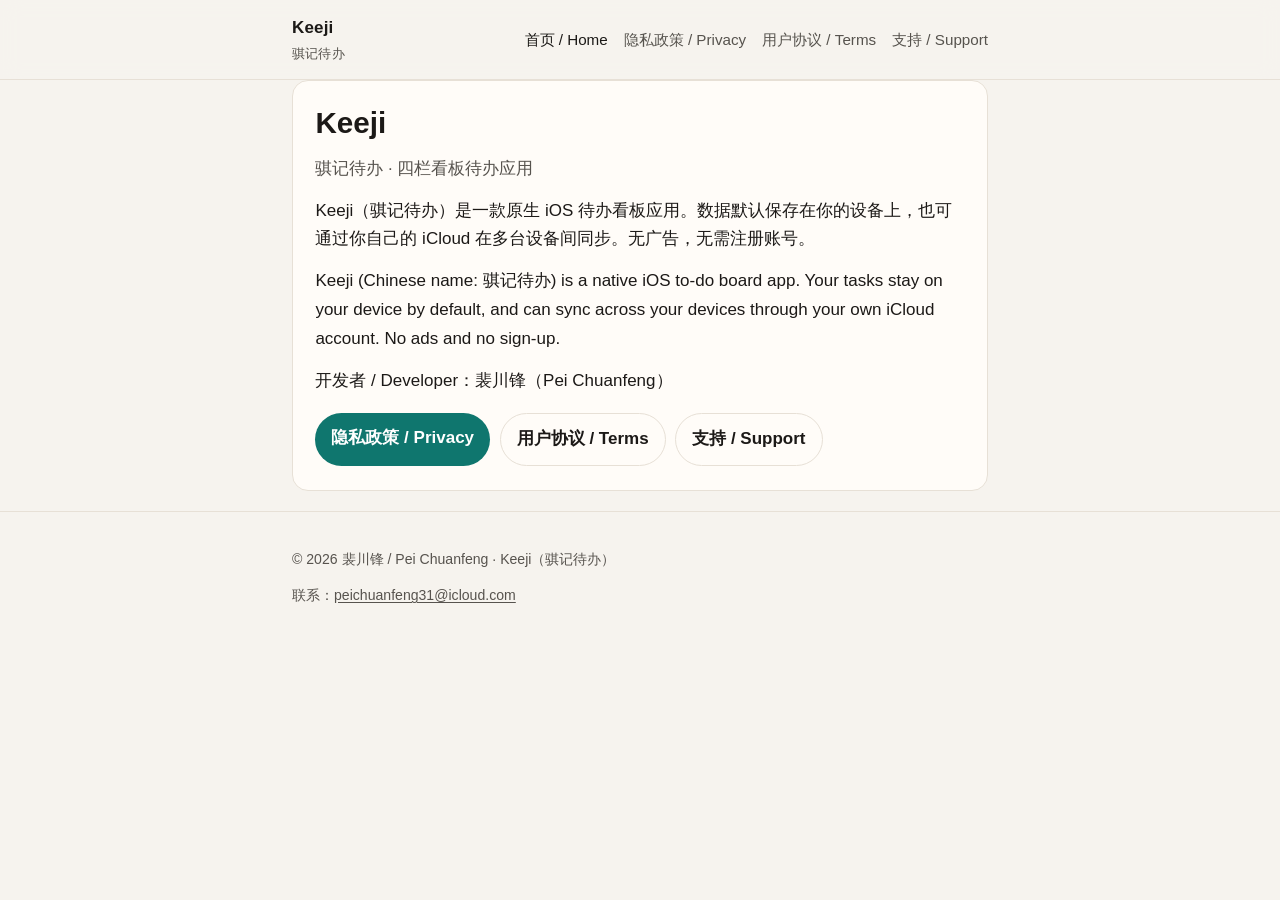
<file: index.html>
<!DOCTYPE html>
<html lang="zh-Hans">
<head>
  <meta charset="utf-8">
  <meta name="viewport" content="width=device-width, initial-scale=1">
  <meta name="description" content="Keeji（骐记待办）官方页面：隐私政策、用户协议与支持。">
  <title>Keeji · 骐记待办</title>
  <link rel="stylesheet" href="styles.css">
</head>
<body>
  <header class="site">
    <div class="wrap">
      <a class="brand" href="./">Keeji<small>骐记待办</small></a>
      <nav class="site" aria-label="页面">
        <a href="./" aria-current="page">首页 / Home</a>
        <a href="privacy/">隐私政策 / Privacy</a>
        <a href="terms/">用户协议 / Terms</a>
        <a href="support/">支持 / Support</a>
      </nav>
    </div>
  </header>
  <main class="wrap">
    
<section class="hero">
  <h1>Keeji</h1>
  <p class="lead">骐记待办 · 四栏看板待办应用</p>
  <p>Keeji（骐记待办）是一款原生 iOS 待办看板应用。数据默认保存在你的设备上，也可通过你自己的 iCloud 在多台设备间同步。无广告，无需注册账号。</p>
  <p>Keeji (Chinese name: 骐记待办) is a native iOS to-do board app. Your tasks stay on your device by default, and can sync across your devices through your own iCloud account. No ads and no sign-up.</p>
  <p>开发者 / Developer：裴川锋（Pei Chuanfeng）</p>
  <div class="actions">
    <a class="btn" href="privacy/">隐私政策 / Privacy</a>
    <a class="btn secondary" href="terms/">用户协议 / Terms</a>
    <a class="btn secondary" href="support/">支持 / Support</a>
  </div>
</section>

  </main>
  <footer class="site">
    <div class="wrap">
      <p>© 2026 裴川锋 / Pei Chuanfeng · Keeji（骐记待办）</p>
      <p>联系：<a href="mailto:peichuanfeng31@icloud.com">peichuanfeng31@icloud.com</a></p>
    </div>
  </footer>
</body>
</html>
</file>
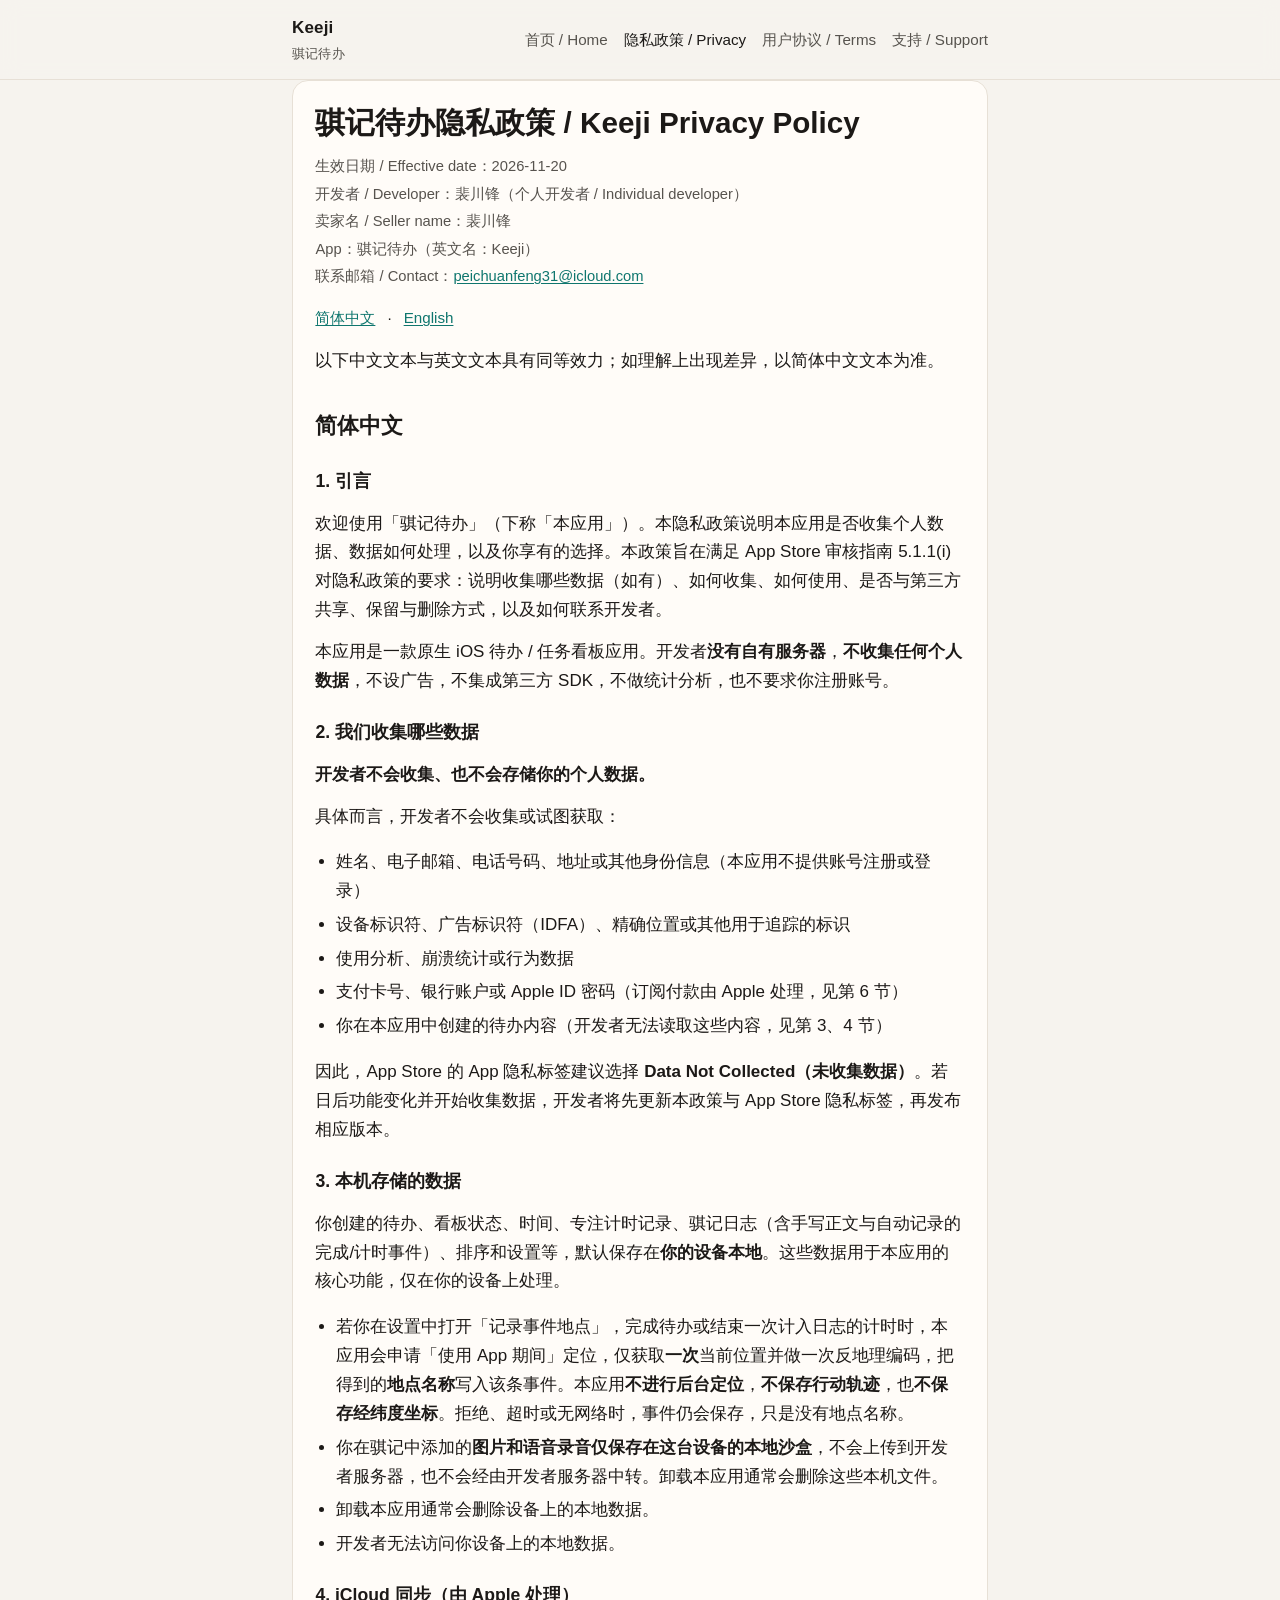
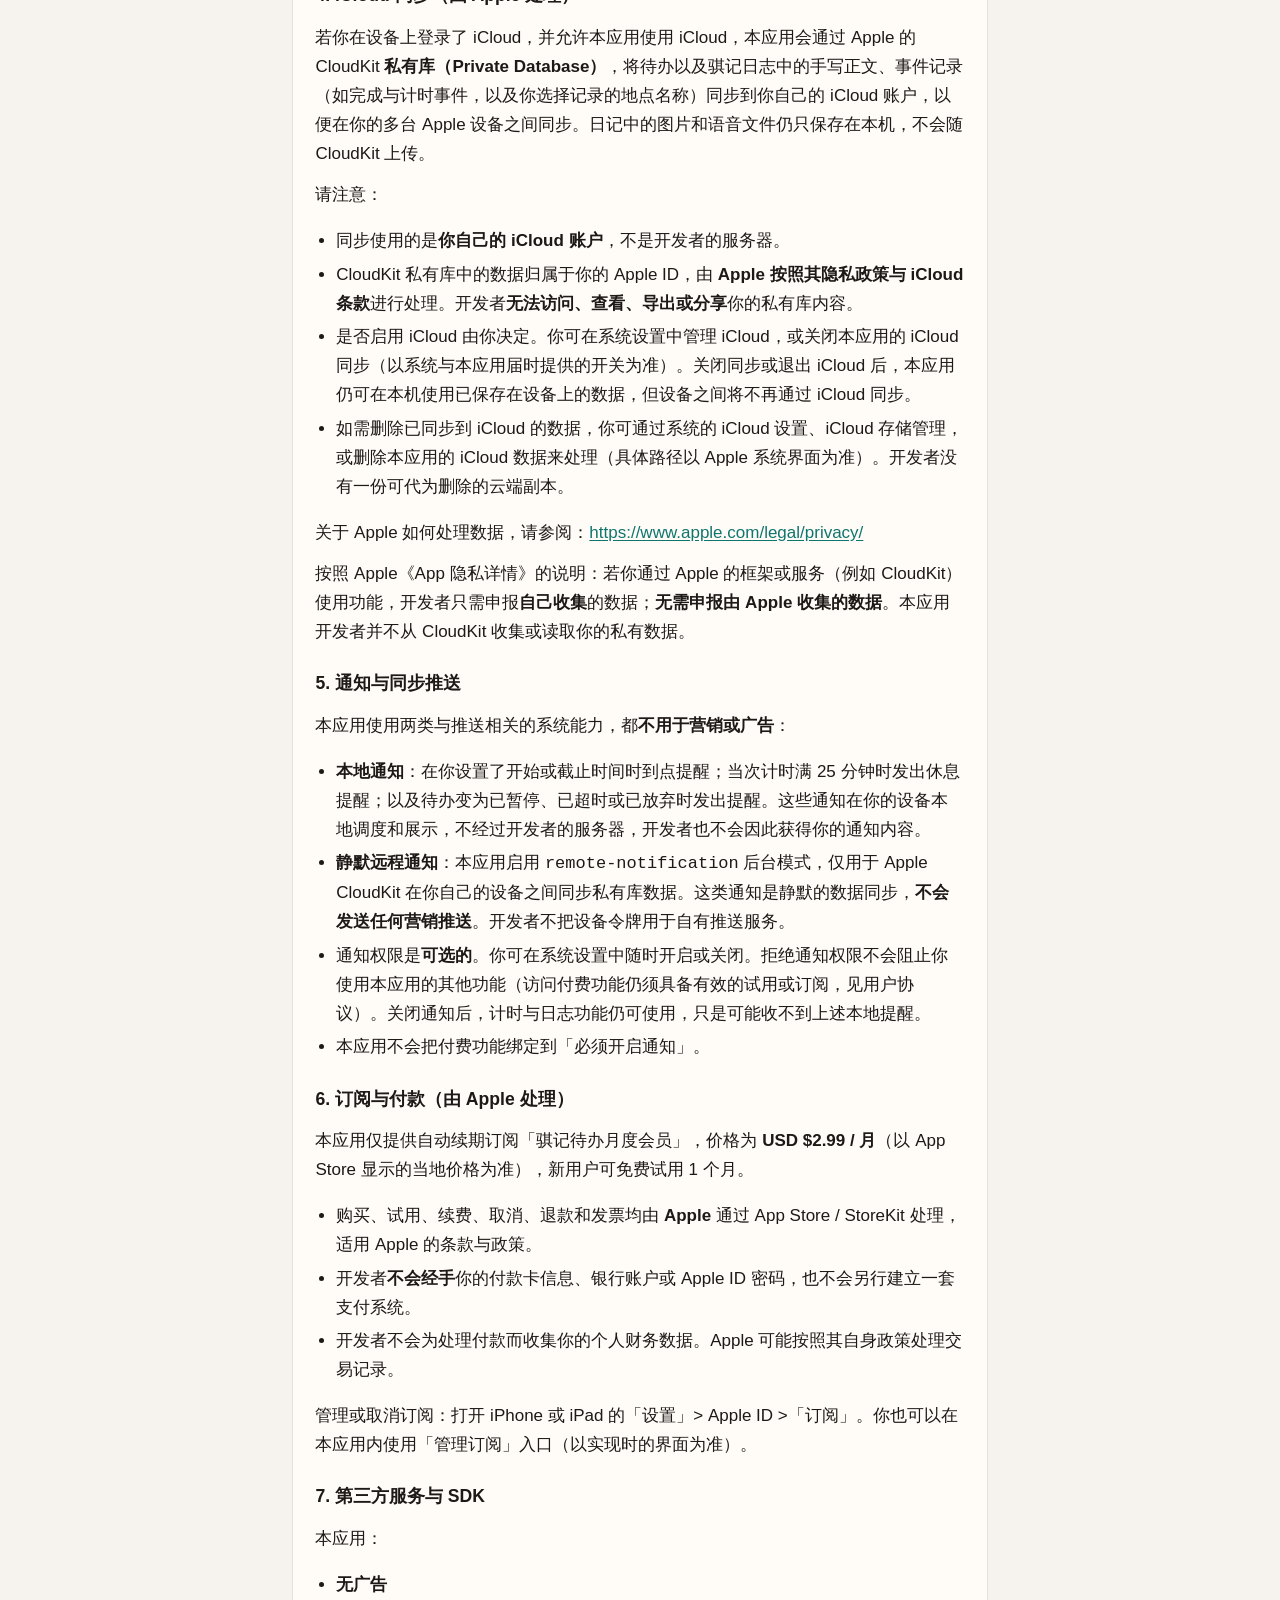
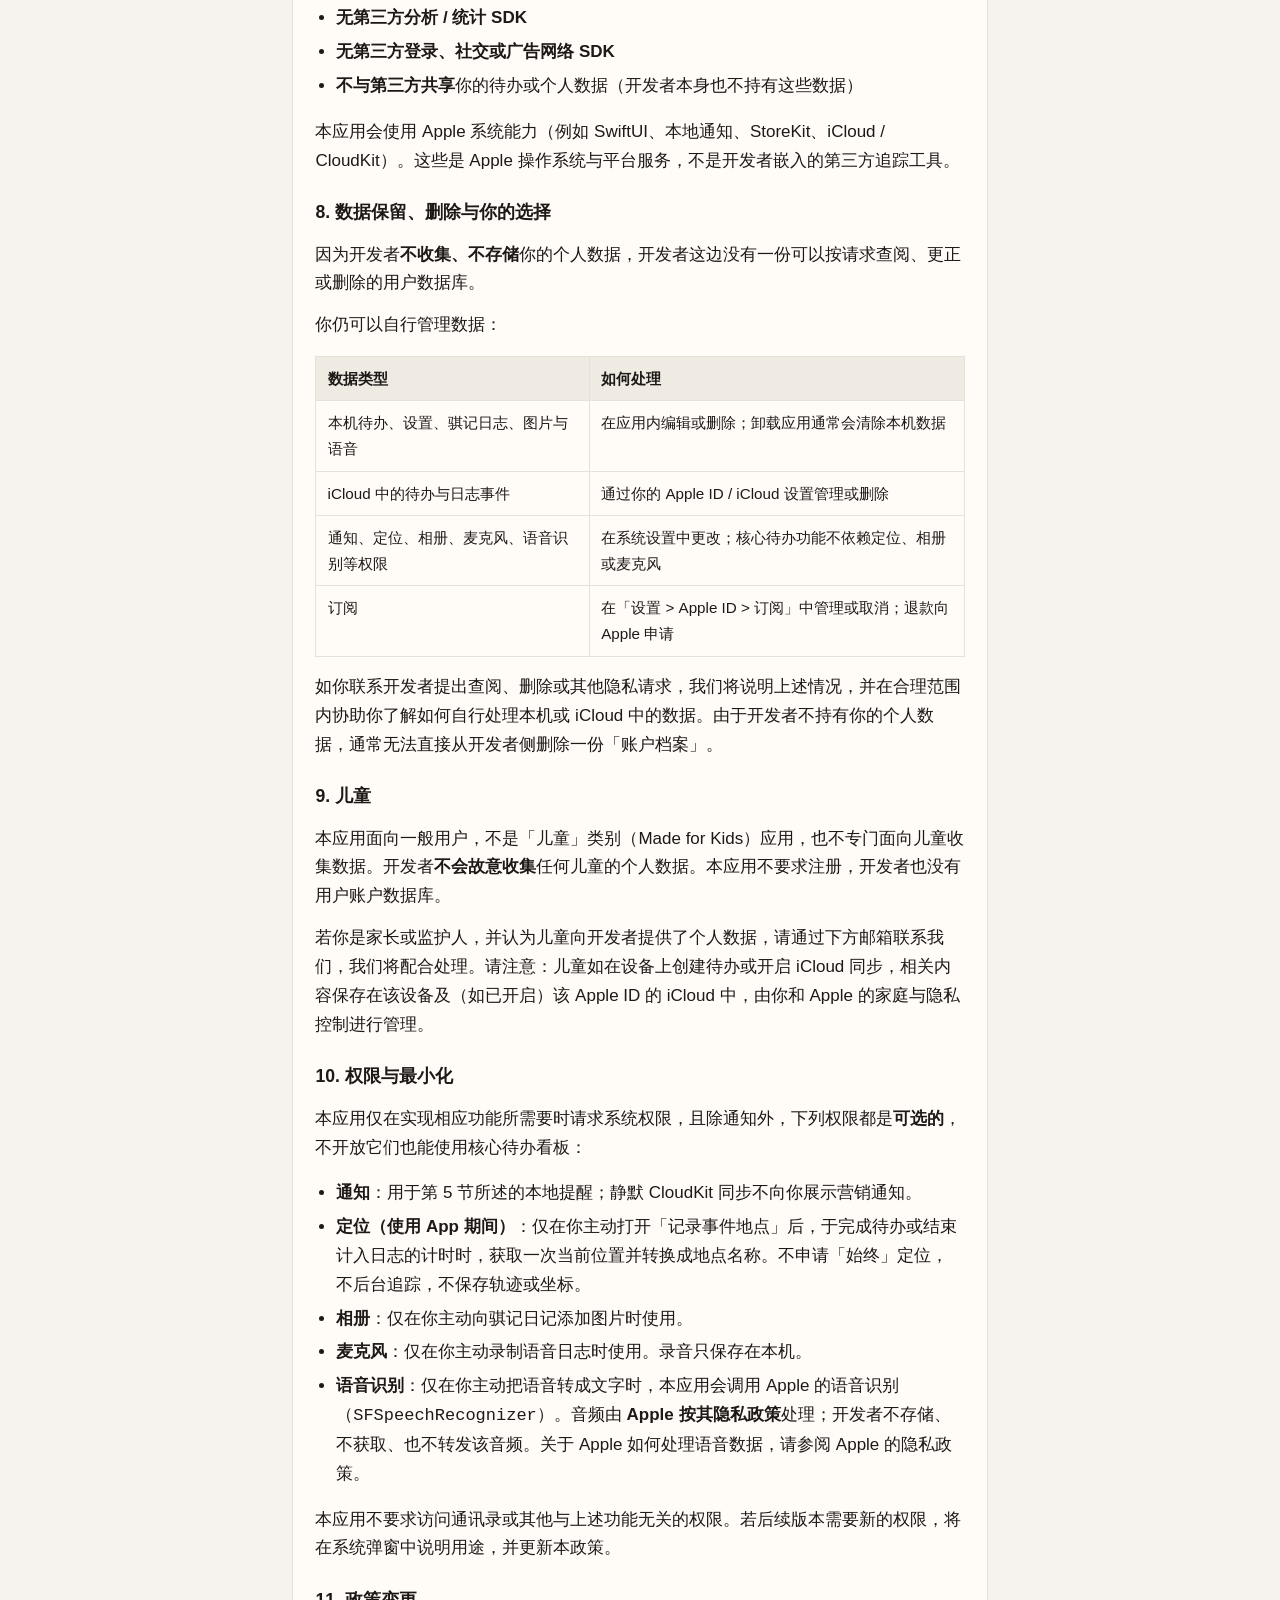
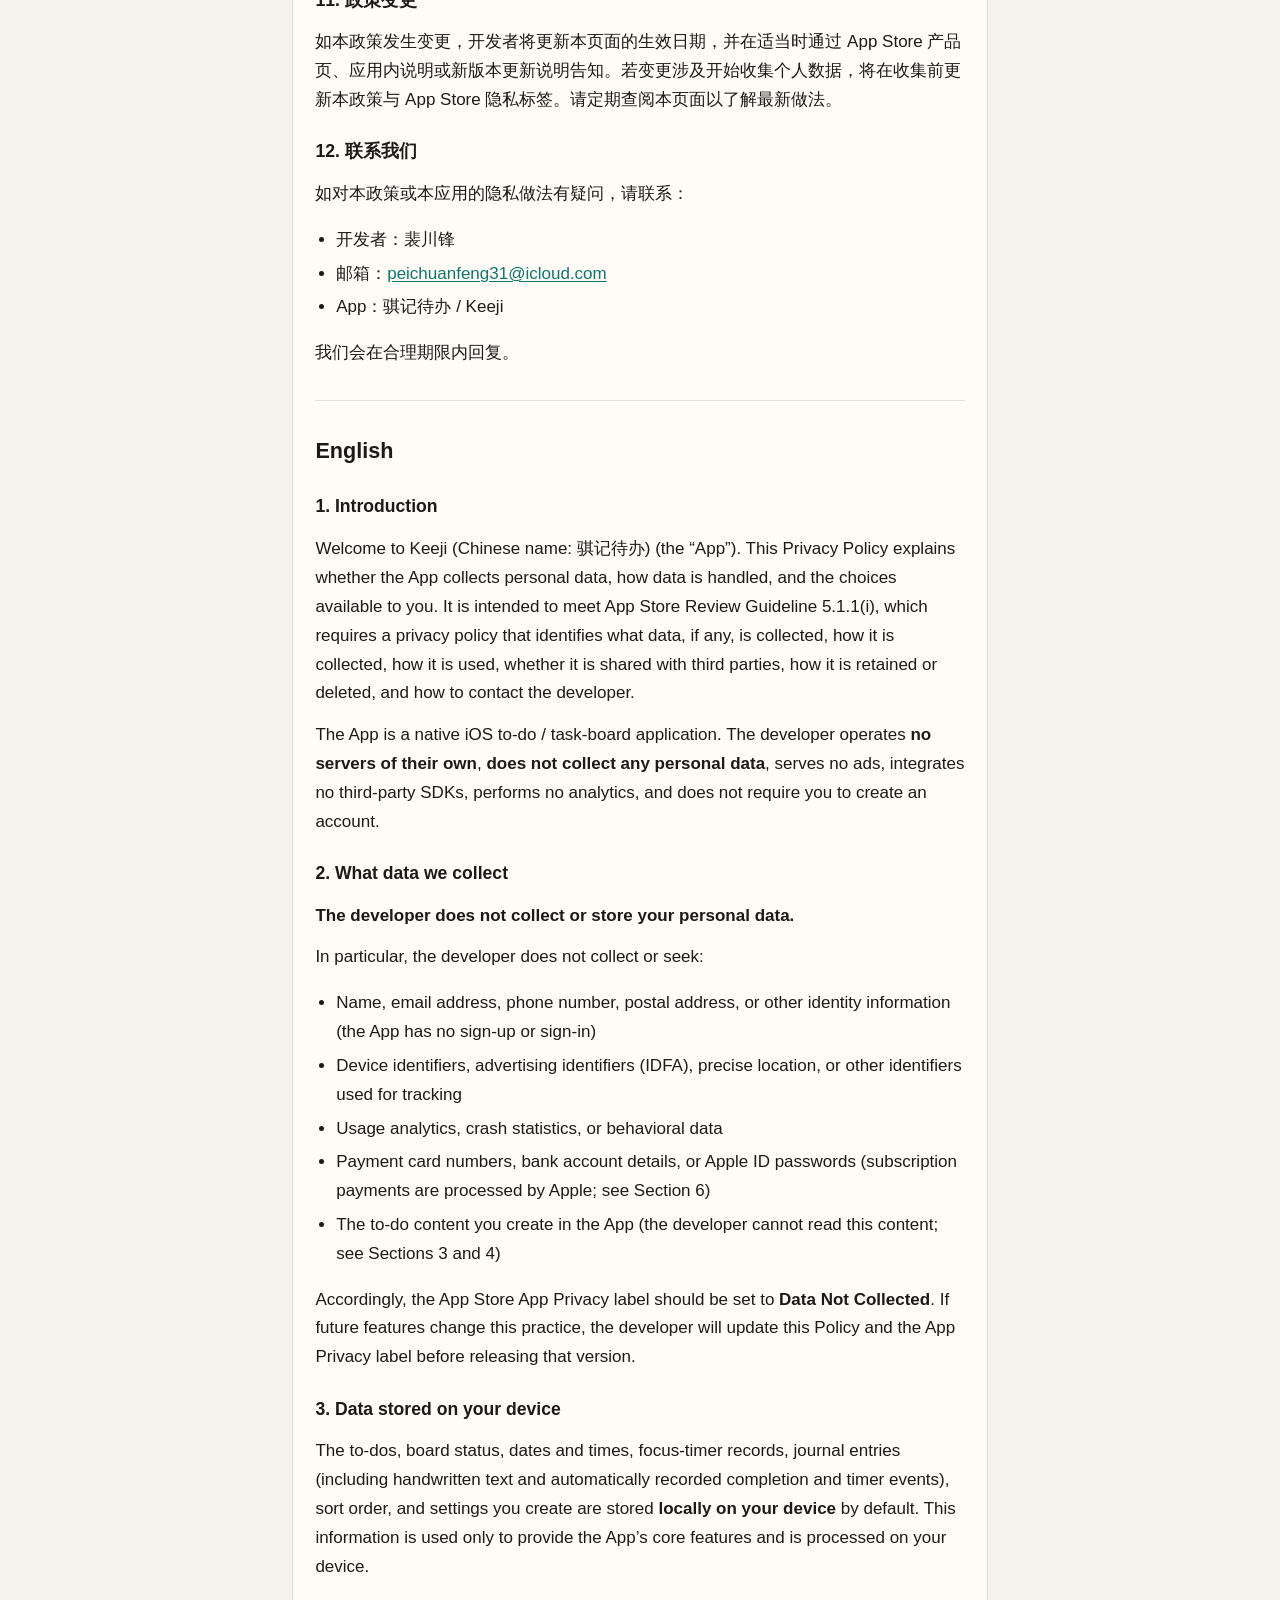
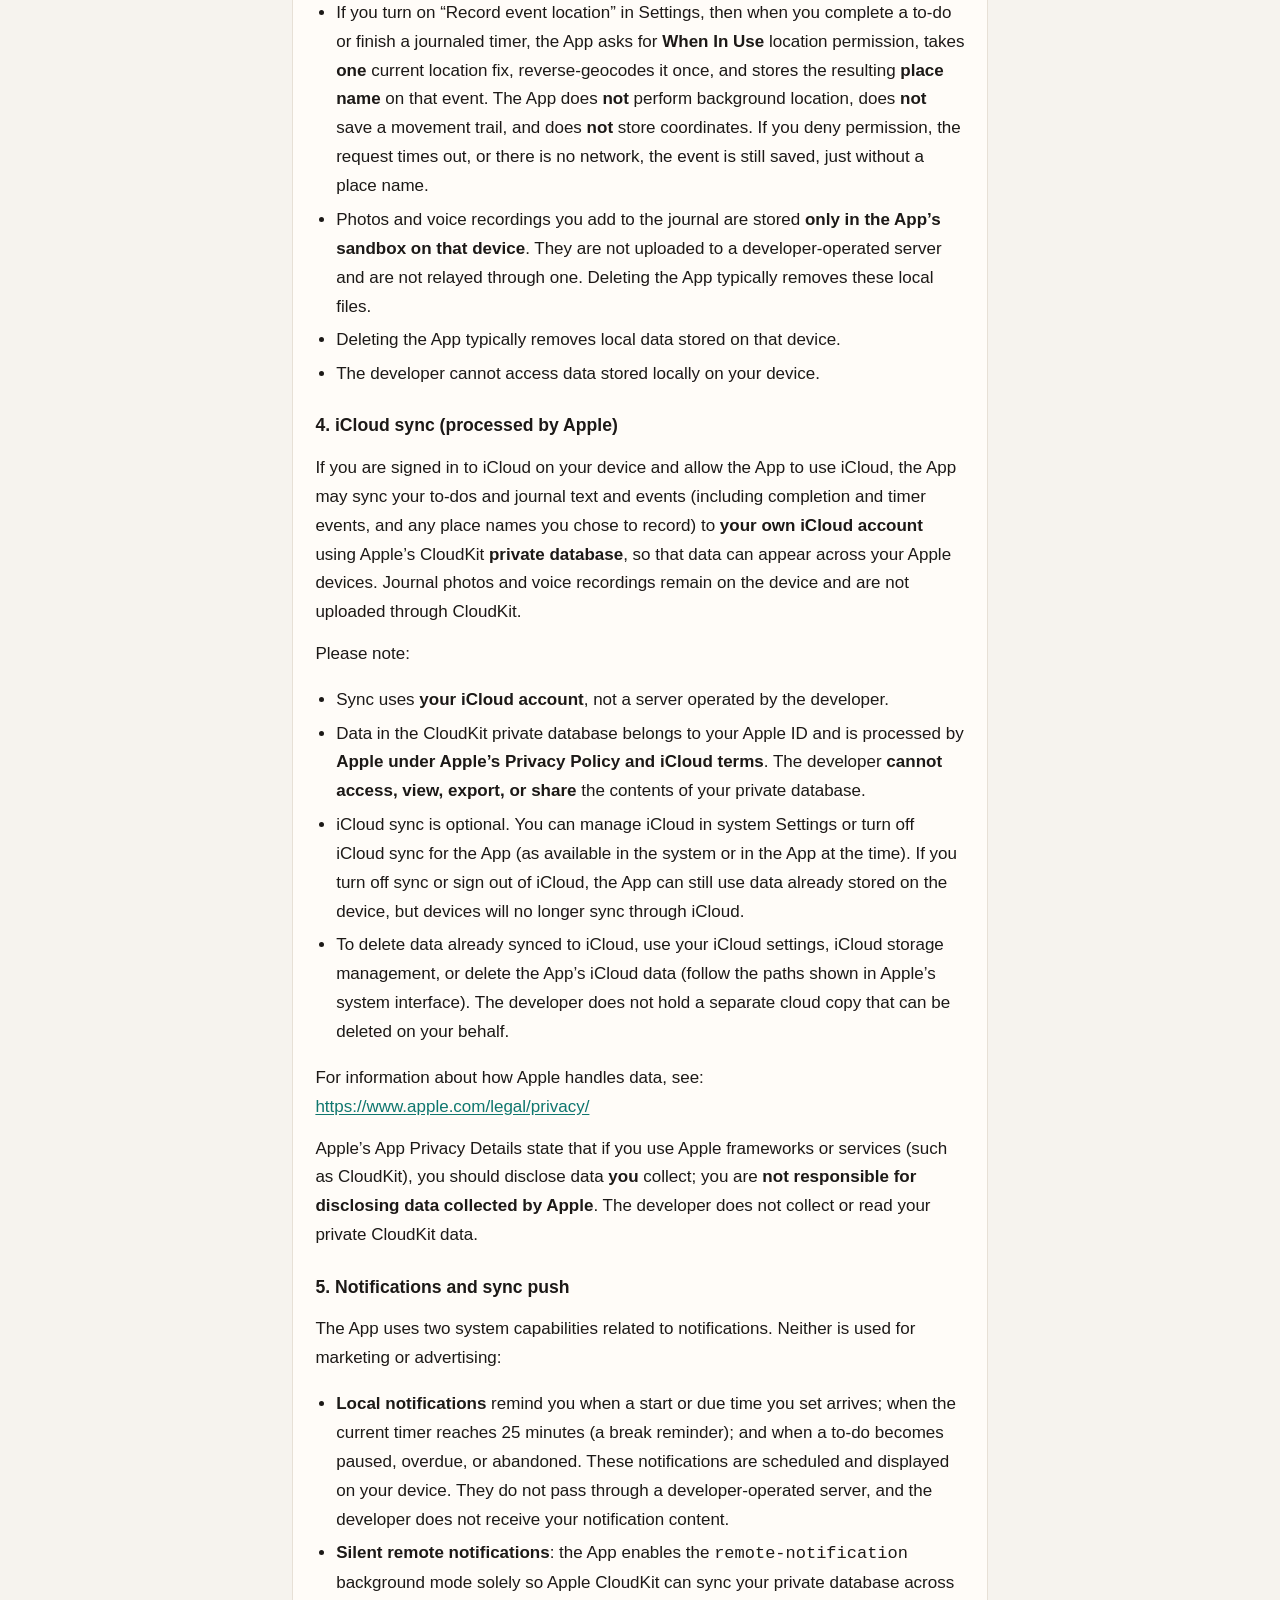
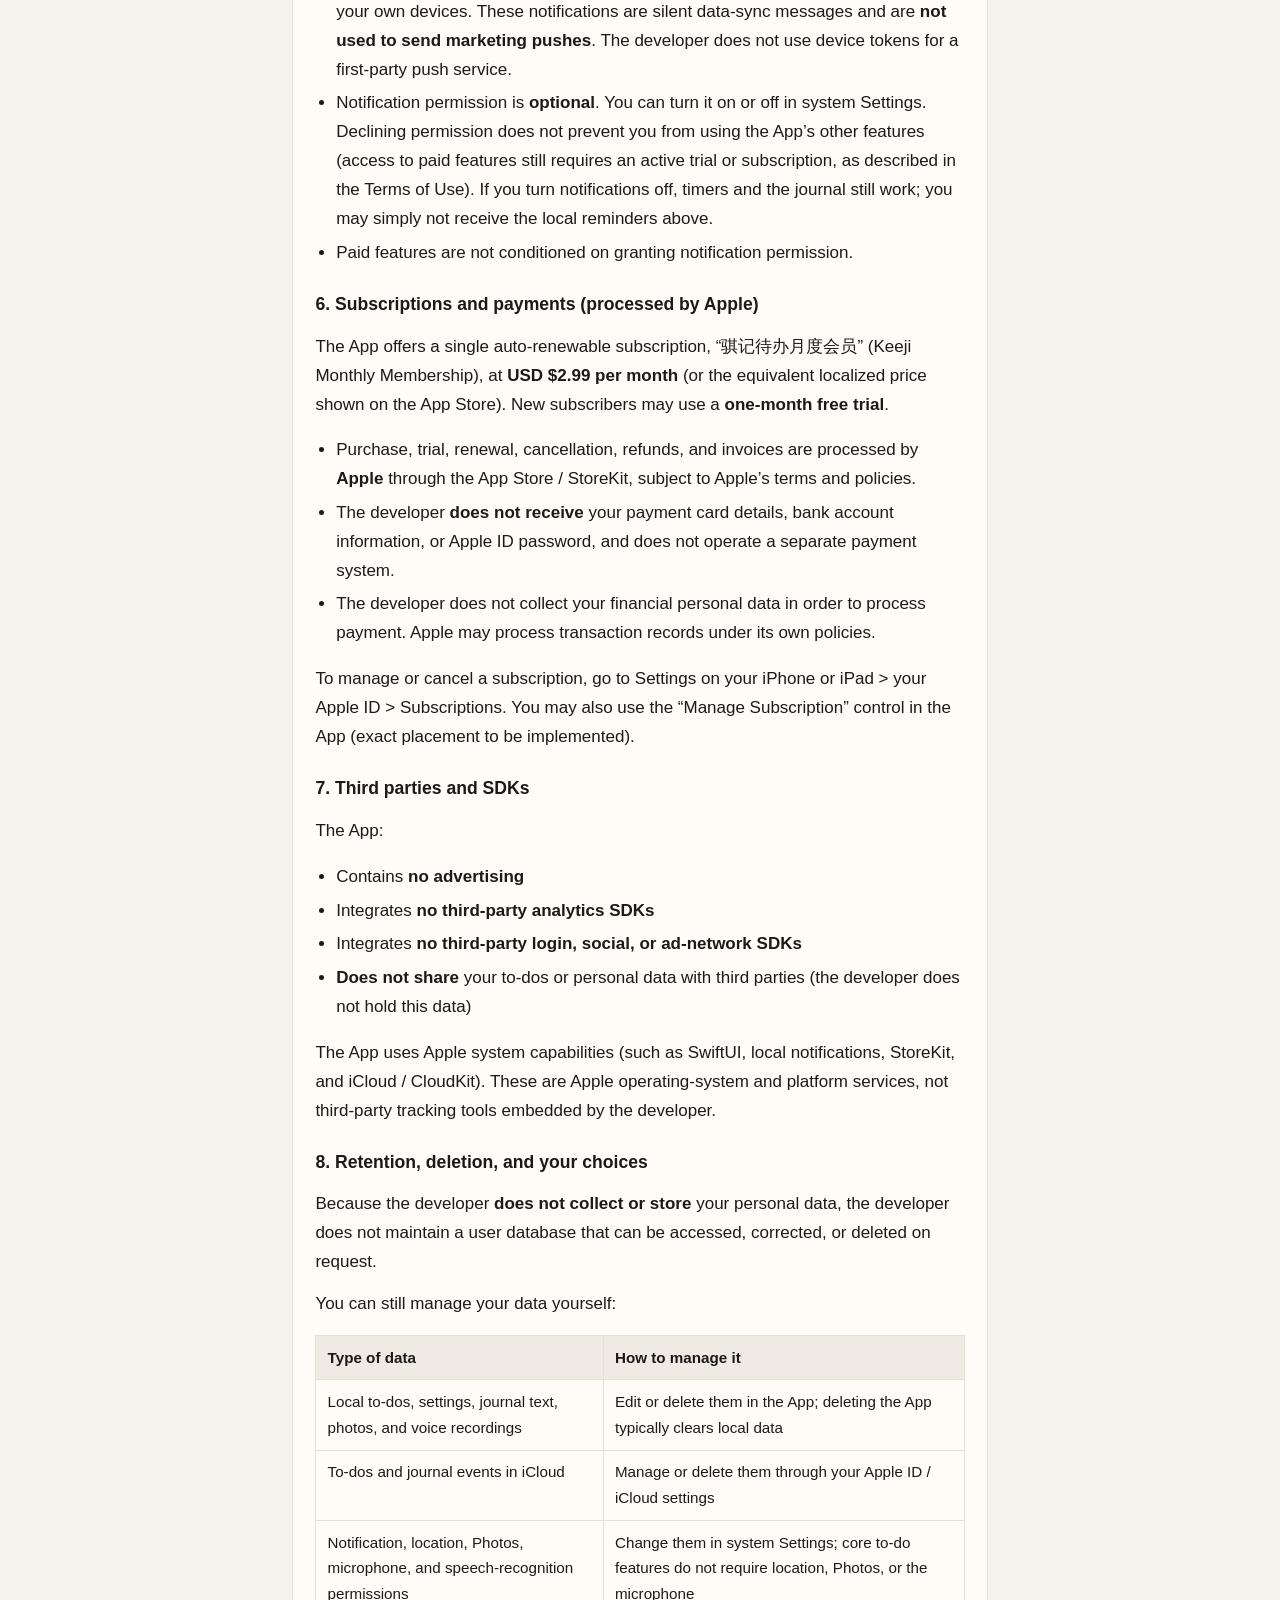
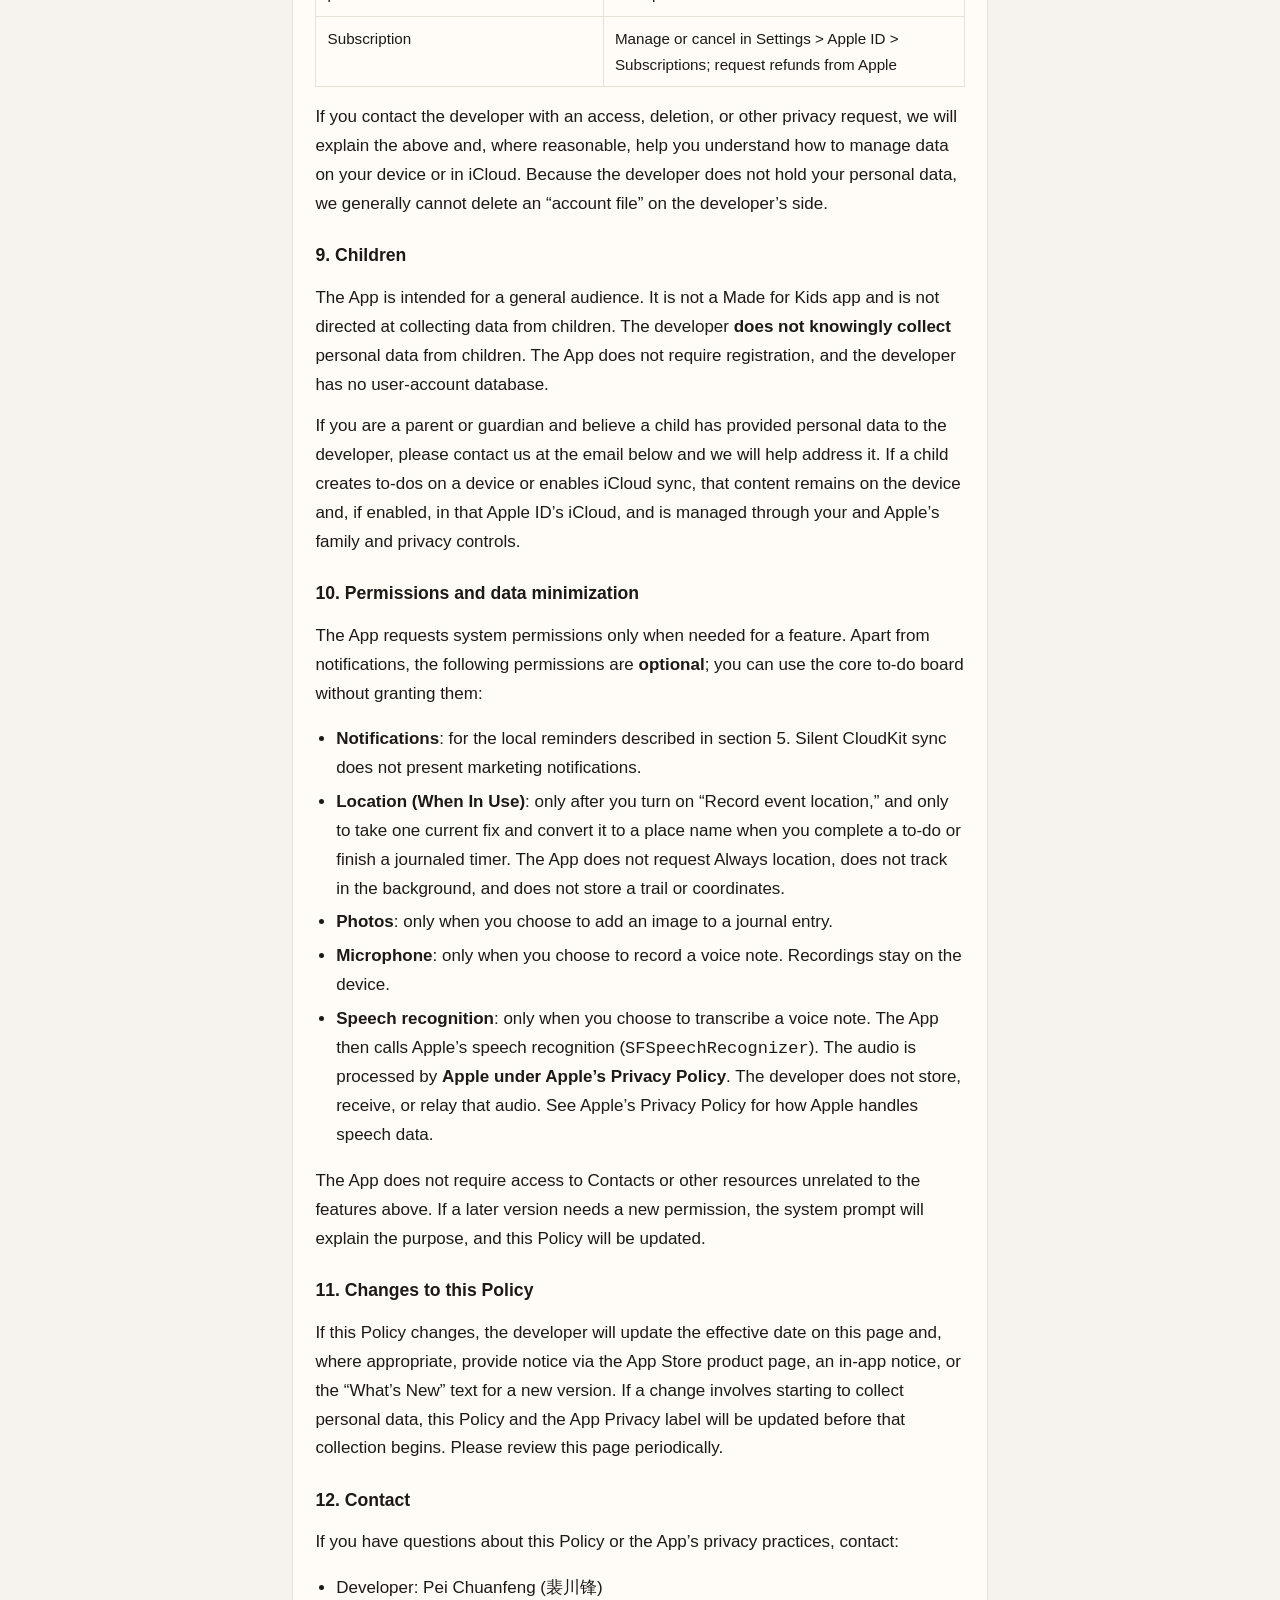
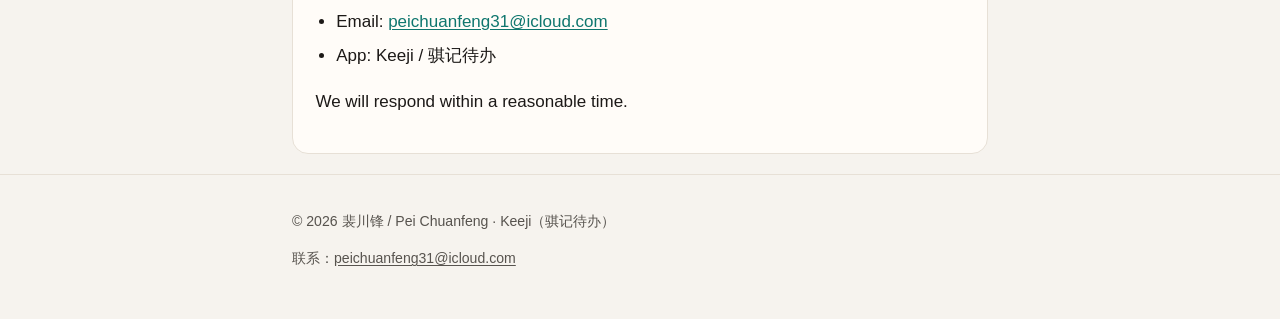
<file: privacy/index.html>
<!DOCTYPE html>
<html lang="zh-Hans">
<head>
  <meta charset="utf-8">
  <meta name="viewport" content="width=device-width, initial-scale=1">
  <meta name="description" content="骐记待办（Keeji）隐私政策：说明开发者不收集个人数据，以及本机日志、可选定位、语音转写、通知与 iCloud 同步的处理方式。">
  <title>隐私政策 / Privacy Policy · Keeji</title>
  <link rel="stylesheet" href="../styles.css">
</head>
<body>
  <header class="site">
    <div class="wrap">
      <a class="brand" href="../">Keeji<small>骐记待办</small></a>
      <nav class="site" aria-label="页面">
        <a href="../">首页 / Home</a>
        <a href="../privacy/" aria-current="page">隐私政策 / Privacy</a>
        <a href="../terms/">用户协议 / Terms</a>
        <a href="../support/">支持 / Support</a>
      </nav>
    </div>
  </header>
  <main class="wrap">
    
<article class="panel">
  <h1>骐记待办隐私政策 / Keeji Privacy Policy</h1>
  <div class="meta">
    <p>生效日期 / Effective date：2026-11-20</p>
    <p>开发者 / Developer：裴川锋（个人开发者 / Individual developer）</p>
    <p>卖家名 / Seller name：裴川锋</p>
    <p>App：骐记待办（英文名：Keeji）</p>
    <p>联系邮箱 / Contact：<a href="mailto:peichuanfeng31@icloud.com">peichuanfeng31@icloud.com</a></p>
  </div>
  <p class="lang-switch"><a href="#zh">简体中文</a> · <a href="#en">English</a></p>
  <p>以下中文文本与英文文本具有同等效力；如理解上出现差异，以简体中文文本为准。</p>
  <h2 id="zh">简体中文</h2>
<h3>1. 引言</h3>
<p>欢迎使用「骐记待办」（下称「本应用」）。本隐私政策说明本应用是否收集个人数据、数据如何处理，以及你享有的选择。本政策旨在满足 App Store 审核指南 5.1.1(i) 对隐私政策的要求：说明收集哪些数据（如有）、如何收集、如何使用、是否与第三方共享、保留与删除方式，以及如何联系开发者。</p>
<p>本应用是一款原生 iOS 待办 / 任务看板应用。开发者<strong>没有自有服务器</strong>，<strong>不收集任何个人数据</strong>，不设广告，不集成第三方 SDK，不做统计分析，也不要求你注册账号。</p>
<h3>2. 我们收集哪些数据</h3>
<p><strong>开发者不会收集、也不会存储你的个人数据。</strong></p>
<p>具体而言，开发者不会收集或试图获取：</p>
<ul><li>姓名、电子邮箱、电话号码、地址或其他身份信息（本应用不提供账号注册或登录）</li><li>设备标识符、广告标识符（IDFA）、精确位置或其他用于追踪的标识</li><li>使用分析、崩溃统计或行为数据</li><li>支付卡号、银行账户或 Apple ID 密码（订阅付款由 Apple 处理，见第 6 节）</li><li>你在本应用中创建的待办内容（开发者无法读取这些内容，见第 3、4 节）</li></ul>
<p>因此，App Store 的 App 隐私标签建议选择 <strong>Data Not Collected（未收集数据）</strong>。若日后功能变化并开始收集数据，开发者将先更新本政策与 App Store 隐私标签，再发布相应版本。</p>
<h3>3. 本机存储的数据</h3>
<p>你创建的待办、看板状态、时间、专注计时记录、骐记日志（含手写正文与自动记录的完成/计时事件）、排序和设置等，默认保存在<strong>你的设备本地</strong>。这些数据用于本应用的核心功能，仅在你的设备上处理。</p>
<ul>
<li>若你在设置中打开「记录事件地点」，完成待办或结束一次计入日志的计时时，本应用会申请「使用 App 期间」定位，仅获取<strong>一次</strong>当前位置并做一次反地理编码，把得到的<strong>地点名称</strong>写入该条事件。本应用<strong>不进行后台定位</strong>，<strong>不保存行动轨迹</strong>，也<strong>不保存经纬度坐标</strong>。拒绝、超时或无网络时，事件仍会保存，只是没有地点名称。</li>
<li>你在骐记中添加的<strong>图片和语音录音仅保存在这台设备的本地沙盒</strong>，不会上传到开发者服务器，也不会经由开发者服务器中转。卸载本应用通常会删除这些本机文件。</li>
<li>卸载本应用通常会删除设备上的本地数据。</li>
<li>开发者无法访问你设备上的本地数据。</li>
</ul>
<h3>4. iCloud 同步（由 Apple 处理）</h3>
<p>若你在设备上登录了 iCloud，并允许本应用使用 iCloud，本应用会通过 Apple 的 CloudKit <strong>私有库（Private Database）</strong>，将待办以及骐记日志中的手写正文、事件记录（如完成与计时事件，以及你选择记录的地点名称）同步到你自己的 iCloud 账户，以便在你的多台 Apple 设备之间同步。日记中的图片和语音文件仍只保存在本机，不会随 CloudKit 上传。</p>
<p>请注意：</p>
<ul><li>同步使用的是<strong>你自己的 iCloud 账户</strong>，不是开发者的服务器。</li><li>CloudKit 私有库中的数据归属于你的 Apple ID，由 <strong>Apple 按照其隐私政策与 iCloud 条款</strong>进行处理。开发者<strong>无法访问、查看、导出或分享</strong>你的私有库内容。</li><li>是否启用 iCloud 由你决定。你可在系统设置中管理 iCloud，或关闭本应用的 iCloud 同步（以系统与本应用届时提供的开关为准）。关闭同步或退出 iCloud 后，本应用仍可在本机使用已保存在设备上的数据，但设备之间将不再通过 iCloud 同步。</li><li>如需删除已同步到 iCloud 的数据，你可通过系统的 iCloud 设置、iCloud 存储管理，或删除本应用的 iCloud 数据来处理（具体路径以 Apple 系统界面为准）。开发者没有一份可代为删除的云端副本。</li></ul>
<p>关于 Apple 如何处理数据，请参阅：<a href="https://www.apple.com/legal/privacy/">https://www.apple.com/legal/privacy/</a></p>
<p>按照 Apple《App 隐私详情》的说明：若你通过 Apple 的框架或服务（例如 CloudKit）使用功能，开发者只需申报<strong>自己收集</strong>的数据；<strong>无需申报由 Apple 收集的数据</strong>。本应用开发者并不从 CloudKit 收集或读取你的私有数据。</p>
<h3>5. 通知与同步推送</h3>
<p>本应用使用两类与推送相关的系统能力，都<strong>不用于营销或广告</strong>：</p>
<ul>
<li><strong>本地通知</strong>：在你设置了开始或截止时间时到点提醒；当次计时满 25 分钟时发出休息提醒；以及待办变为已暂停、已超时或已放弃时发出提醒。这些通知在你的设备本地调度和展示，不经过开发者的服务器，开发者也不会因此获得你的通知内容。</li>
<li><strong>静默远程通知</strong>：本应用启用 <code>remote-notification</code> 后台模式，仅用于 Apple CloudKit 在你自己的设备之间同步私有库数据。这类通知是静默的数据同步，<strong>不会发送任何营销推送</strong>。开发者不把设备令牌用于自有推送服务。</li>
<li>通知权限是<strong>可选的</strong>。你可在系统设置中随时开启或关闭。拒绝通知权限不会阻止你使用本应用的其他功能（访问付费功能仍须具备有效的试用或订阅，见用户协议）。关闭通知后，计时与日志功能仍可使用，只是可能收不到上述本地提醒。</li>
<li>本应用不会把付费功能绑定到「必须开启通知」。</li>
</ul>
<h3>6. 订阅与付款（由 Apple 处理）</h3>
<p>本应用仅提供自动续期订阅「骐记待办月度会员」，价格为 <strong>USD $2.99 / 月</strong>（以 App Store 显示的当地价格为准），新用户可免费试用 1 个月。</p>
<ul><li>购买、试用、续费、取消、退款和发票均由 <strong>Apple</strong> 通过 App Store / StoreKit 处理，适用 Apple 的条款与政策。</li><li>开发者<strong>不会经手</strong>你的付款卡信息、银行账户或 Apple ID 密码，也不会另行建立一套支付系统。</li><li>开发者不会为处理付款而收集你的个人财务数据。Apple 可能按照其自身政策处理交易记录。</li></ul>
<p>管理或取消订阅：打开 iPhone 或 iPad 的「设置」> Apple ID >「订阅」。你也可以在本应用内使用「管理订阅」入口（以实现时的界面为准）。</p>
<h3>7. 第三方服务与 SDK</h3>
<p>本应用：</p>
<ul><li><strong>无广告</strong></li><li><strong>无第三方分析 / 统计 SDK</strong></li><li><strong>无第三方登录、社交或广告网络 SDK</strong></li><li><strong>不与第三方共享</strong>你的待办或个人数据（开发者本身也不持有这些数据）</li></ul>
<p>本应用会使用 Apple 系统能力（例如 SwiftUI、本地通知、StoreKit、iCloud / CloudKit）。这些是 Apple 操作系统与平台服务，不是开发者嵌入的第三方追踪工具。</p>
<h3>8. 数据保留、删除与你的选择</h3>
<p>因为开发者<strong>不收集、不存储</strong>你的个人数据，开发者这边没有一份可以按请求查阅、更正或删除的用户数据库。</p>
<p>你仍可以自行管理数据：</p>
<div class="table-wrap"><table><thead><tr><th>数据类型</th><th>如何处理</th></tr></thead><tbody><tr><td>本机待办、设置、骐记日志、图片与语音</td><td>在应用内编辑或删除；卸载应用通常会清除本机数据</td></tr><tr><td>iCloud 中的待办与日志事件</td><td>通过你的 Apple ID / iCloud 设置管理或删除</td></tr><tr><td>通知、定位、相册、麦克风、语音识别等权限</td><td>在系统设置中更改；核心待办功能不依赖定位、相册或麦克风</td></tr><tr><td>订阅</td><td>在「设置 > Apple ID > 订阅」中管理或取消；退款向 Apple 申请</td></tr></tbody></table></div>
<p>如你联系开发者提出查阅、删除或其他隐私请求，我们将说明上述情况，并在合理范围内协助你了解如何自行处理本机或 iCloud 中的数据。由于开发者不持有你的个人数据，通常无法直接从开发者侧删除一份「账户档案」。</p>
<h3>9. 儿童</h3>
<p>本应用面向一般用户，不是「儿童」类别（Made for Kids）应用，也不专门面向儿童收集数据。开发者<strong>不会故意收集</strong>任何儿童的个人数据。本应用不要求注册，开发者也没有用户账户数据库。</p>
<p>若你是家长或监护人，并认为儿童向开发者提供了个人数据，请通过下方邮箱联系我们，我们将配合处理。请注意：儿童如在设备上创建待办或开启 iCloud 同步，相关内容保存在该设备及（如已开启）该 Apple ID 的 iCloud 中，由你和 Apple 的家庭与隐私控制进行管理。</p>
<h3>10. 权限与最小化</h3>
<p>本应用仅在实现相应功能所需要时请求系统权限，且除通知外，下列权限都是<strong>可选的</strong>，不开放它们也能使用核心待办看板：</p>
<ul>
<li><strong>通知</strong>：用于第 5 节所述的本地提醒；静默 CloudKit 同步不向你展示营销通知。</li>
<li><strong>定位（使用 App 期间）</strong>：仅在你主动打开「记录事件地点」后，于完成待办或结束计入日志的计时时，获取一次当前位置并转换成地点名称。不申请「始终」定位，不后台追踪，不保存轨迹或坐标。</li>
<li><strong>相册</strong>：仅在你主动向骐记日记添加图片时使用。</li>
<li><strong>麦克风</strong>：仅在你主动录制语音日志时使用。录音只保存在本机。</li>
<li><strong>语音识别</strong>：仅在你主动把语音转成文字时，本应用会调用 Apple 的语音识别（<code>SFSpeechRecognizer</code>）。音频由 <strong>Apple 按其隐私政策</strong>处理；开发者不存储、不获取、也不转发该音频。关于 Apple 如何处理语音数据，请参阅 Apple 的隐私政策。</li>
</ul>
<p>本应用不要求访问通讯录或其他与上述功能无关的权限。若后续版本需要新的权限，将在系统弹窗中说明用途，并更新本政策。</p>
<h3>11. 政策变更</h3>
<p>如本政策发生变更，开发者将更新本页面的生效日期，并在适当时通过 App Store 产品页、应用内说明或新版本更新说明告知。若变更涉及开始收集个人数据，将在收集前更新本政策与 App Store 隐私标签。请定期查阅本页面以了解最新做法。</p>
<h3>12. 联系我们</h3>
<p>如对本政策或本应用的隐私做法有疑问，请联系：</p>
<ul><li>开发者：裴川锋</li><li>邮箱：<a href="mailto:peichuanfeng31@icloud.com">peichuanfeng31@icloud.com</a></li><li>App：骐记待办 / Keeji</li></ul>
<p>我们会在合理期限内回复。</p>
<hr>
<h2 id="en">English</h2>
<h3>1. Introduction</h3>
<p>Welcome to Keeji (Chinese name: 骐记待办) (the “App”). This Privacy Policy explains whether the App collects personal data, how data is handled, and the choices available to you. It is intended to meet App Store Review Guideline 5.1.1(i), which requires a privacy policy that identifies what data, if any, is collected, how it is collected, how it is used, whether it is shared with third parties, how it is retained or deleted, and how to contact the developer.</p>
<p>The App is a native iOS to-do / task-board application. The developer operates <strong>no servers of their own</strong>, <strong>does not collect any personal data</strong>, serves no ads, integrates no third-party SDKs, performs no analytics, and does not require you to create an account.</p>
<h3>2. What data we collect</h3>
<p><strong>The developer does not collect or store your personal data.</strong></p>
<p>In particular, the developer does not collect or seek:</p>
<ul><li>Name, email address, phone number, postal address, or other identity information (the App has no sign-up or sign-in)</li><li>Device identifiers, advertising identifiers (IDFA), precise location, or other identifiers used for tracking</li><li>Usage analytics, crash statistics, or behavioral data</li><li>Payment card numbers, bank account details, or Apple ID passwords (subscription payments are processed by Apple; see Section 6)</li><li>The to-do content you create in the App (the developer cannot read this content; see Sections 3 and 4)</li></ul>
<p>Accordingly, the App Store App Privacy label should be set to <strong>Data Not Collected</strong>. If future features change this practice, the developer will update this Policy and the App Privacy label before releasing that version.</p>
<h3>3. Data stored on your device</h3>
<p>The to-dos, board status, dates and times, focus-timer records, journal entries (including handwritten text and automatically recorded completion and timer events), sort order, and settings you create are stored <strong>locally on your device</strong> by default. This information is used only to provide the App’s core features and is processed on your device.</p>
<ul>
<li>If you turn on “Record event location” in Settings, then when you complete a to-do or finish a journaled timer, the App asks for <strong>When In Use</strong> location permission, takes <strong>one</strong> current location fix, reverse-geocodes it once, and stores the resulting <strong>place name</strong> on that event. The App does <strong>not</strong> perform background location, does <strong>not</strong> save a movement trail, and does <strong>not</strong> store coordinates. If you deny permission, the request times out, or there is no network, the event is still saved, just without a place name.</li>
<li>Photos and voice recordings you add to the journal are stored <strong>only in the App’s sandbox on that device</strong>. They are not uploaded to a developer-operated server and are not relayed through one. Deleting the App typically removes these local files.</li>
<li>Deleting the App typically removes local data stored on that device.</li>
<li>The developer cannot access data stored locally on your device.</li>
</ul>
<h3>4. iCloud sync (processed by Apple)</h3>
<p>If you are signed in to iCloud on your device and allow the App to use iCloud, the App may sync your to-dos and journal text and events (including completion and timer events, and any place names you chose to record) to <strong>your own iCloud account</strong> using Apple’s CloudKit <strong>private database</strong>, so that data can appear across your Apple devices. Journal photos and voice recordings remain on the device and are not uploaded through CloudKit.</p>
<p>Please note:</p>
<ul><li>Sync uses <strong>your iCloud account</strong>, not a server operated by the developer.</li><li>Data in the CloudKit private database belongs to your Apple ID and is processed by <strong>Apple under Apple’s Privacy Policy and iCloud terms</strong>. The developer <strong>cannot access, view, export, or share</strong> the contents of your private database.</li><li>iCloud sync is optional. You can manage iCloud in system Settings or turn off iCloud sync for the App (as available in the system or in the App at the time). If you turn off sync or sign out of iCloud, the App can still use data already stored on the device, but devices will no longer sync through iCloud.</li><li>To delete data already synced to iCloud, use your iCloud settings, iCloud storage management, or delete the App’s iCloud data (follow the paths shown in Apple’s system interface). The developer does not hold a separate cloud copy that can be deleted on your behalf.</li></ul>
<p>For information about how Apple handles data, see: <a href="https://www.apple.com/legal/privacy/">https://www.apple.com/legal/privacy/</a></p>
<p>Apple’s App Privacy Details state that if you use Apple frameworks or services (such as CloudKit), you should disclose data <strong>you</strong> collect; you are <strong>not responsible for disclosing data collected by Apple</strong>. The developer does not collect or read your private CloudKit data.</p>
<h3>5. Notifications and sync push</h3>
<p>The App uses two system capabilities related to notifications. Neither is used for marketing or advertising:</p>
<ul>
<li><strong>Local notifications</strong> remind you when a start or due time you set arrives; when the current timer reaches 25 minutes (a break reminder); and when a to-do becomes paused, overdue, or abandoned. These notifications are scheduled and displayed on your device. They do not pass through a developer-operated server, and the developer does not receive your notification content.</li>
<li><strong>Silent remote notifications</strong>: the App enables the <code>remote-notification</code> background mode solely so Apple CloudKit can sync your private database across your own devices. These notifications are silent data-sync messages and are <strong>not used to send marketing pushes</strong>. The developer does not use device tokens for a first-party push service.</li>
<li>Notification permission is <strong>optional</strong>. You can turn it on or off in system Settings. Declining permission does not prevent you from using the App’s other features (access to paid features still requires an active trial or subscription, as described in the Terms of Use). If you turn notifications off, timers and the journal still work; you may simply not receive the local reminders above.</li>
<li>Paid features are not conditioned on granting notification permission.</li>
</ul>
<h3>6. Subscriptions and payments (processed by Apple)</h3>
<p>The App offers a single auto-renewable subscription, “骐记待办月度会员” (Keeji Monthly Membership), at <strong>USD $2.99 per month</strong> (or the equivalent localized price shown on the App Store). New subscribers may use a <strong>one-month free trial</strong>.</p>
<ul><li>Purchase, trial, renewal, cancellation, refunds, and invoices are processed by <strong>Apple</strong> through the App Store / StoreKit, subject to Apple’s terms and policies.</li><li>The developer <strong>does not receive</strong> your payment card details, bank account information, or Apple ID password, and does not operate a separate payment system.</li><li>The developer does not collect your financial personal data in order to process payment. Apple may process transaction records under its own policies.</li></ul>
<p>To manage or cancel a subscription, go to Settings on your iPhone or iPad > your Apple ID > Subscriptions. You may also use the “Manage Subscription” control in the App (exact placement to be implemented).</p>
<h3>7. Third parties and SDKs</h3>
<p>The App:</p>
<ul><li>Contains <strong>no advertising</strong></li><li>Integrates <strong>no third-party analytics SDKs</strong></li><li>Integrates <strong>no third-party login, social, or ad-network SDKs</strong></li><li><strong>Does not share</strong> your to-dos or personal data with third parties (the developer does not hold this data)</li></ul>
<p>The App uses Apple system capabilities (such as SwiftUI, local notifications, StoreKit, and iCloud / CloudKit). These are Apple operating-system and platform services, not third-party tracking tools embedded by the developer.</p>
<h3>8. Retention, deletion, and your choices</h3>
<p>Because the developer <strong>does not collect or store</strong> your personal data, the developer does not maintain a user database that can be accessed, corrected, or deleted on request.</p>
<p>You can still manage your data yourself:</p>
<div class="table-wrap"><table><thead><tr><th>Type of data</th><th>How to manage it</th></tr></thead><tbody><tr><td>Local to-dos, settings, journal text, photos, and voice recordings</td><td>Edit or delete them in the App; deleting the App typically clears local data</td></tr><tr><td>To-dos and journal events in iCloud</td><td>Manage or delete them through your Apple ID / iCloud settings</td></tr><tr><td>Notification, location, Photos, microphone, and speech-recognition permissions</td><td>Change them in system Settings; core to-do features do not require location, Photos, or the microphone</td></tr><tr><td>Subscription</td><td>Manage or cancel in Settings > Apple ID > Subscriptions; request refunds from Apple</td></tr></tbody></table></div>
<p>If you contact the developer with an access, deletion, or other privacy request, we will explain the above and, where reasonable, help you understand how to manage data on your device or in iCloud. Because the developer does not hold your personal data, we generally cannot delete an “account file” on the developer’s side.</p>
<h3>9. Children</h3>
<p>The App is intended for a general audience. It is not a Made for Kids app and is not directed at collecting data from children. The developer <strong>does not knowingly collect</strong> personal data from children. The App does not require registration, and the developer has no user-account database.</p>
<p>If you are a parent or guardian and believe a child has provided personal data to the developer, please contact us at the email below and we will help address it. If a child creates to-dos on a device or enables iCloud sync, that content remains on the device and, if enabled, in that Apple ID’s iCloud, and is managed through your and Apple’s family and privacy controls.</p>
<h3>10. Permissions and data minimization</h3>
<p>The App requests system permissions only when needed for a feature. Apart from notifications, the following permissions are <strong>optional</strong>; you can use the core to-do board without granting them:</p>
<ul>
<li><strong>Notifications</strong>: for the local reminders described in section 5. Silent CloudKit sync does not present marketing notifications.</li>
<li><strong>Location (When In Use)</strong>: only after you turn on “Record event location,” and only to take one current fix and convert it to a place name when you complete a to-do or finish a journaled timer. The App does not request Always location, does not track in the background, and does not store a trail or coordinates.</li>
<li><strong>Photos</strong>: only when you choose to add an image to a journal entry.</li>
<li><strong>Microphone</strong>: only when you choose to record a voice note. Recordings stay on the device.</li>
<li><strong>Speech recognition</strong>: only when you choose to transcribe a voice note. The App then calls Apple’s speech recognition (<code>SFSpeechRecognizer</code>). The audio is processed by <strong>Apple under Apple’s Privacy Policy</strong>. The developer does not store, receive, or relay that audio. See Apple’s Privacy Policy for how Apple handles speech data.</li>
</ul>
<p>The App does not require access to Contacts or other resources unrelated to the features above. If a later version needs a new permission, the system prompt will explain the purpose, and this Policy will be updated.</p>
<h3>11. Changes to this Policy</h3>
<p>If this Policy changes, the developer will update the effective date on this page and, where appropriate, provide notice via the App Store product page, an in-app notice, or the “What’s New” text for a new version. If a change involves starting to collect personal data, this Policy and the App Privacy label will be updated before that collection begins. Please review this page periodically.</p>
<h3>12. Contact</h3>
<p>If you have questions about this Policy or the App’s privacy practices, contact:</p>
<ul><li>Developer: Pei Chuanfeng (裴川锋)</li><li>Email: <a href="mailto:peichuanfeng31@icloud.com">peichuanfeng31@icloud.com</a></li><li>App: Keeji / 骐记待办</li></ul>
<p>We will respond within a reasonable time.</p>
</article>

  </main>
  <footer class="site">
    <div class="wrap">
      <p>© 2026 裴川锋 / Pei Chuanfeng · Keeji（骐记待办）</p>
      <p>联系：<a href="mailto:peichuanfeng31@icloud.com">peichuanfeng31@icloud.com</a></p>
    </div>
  </footer>
</body>
</html>
</file>
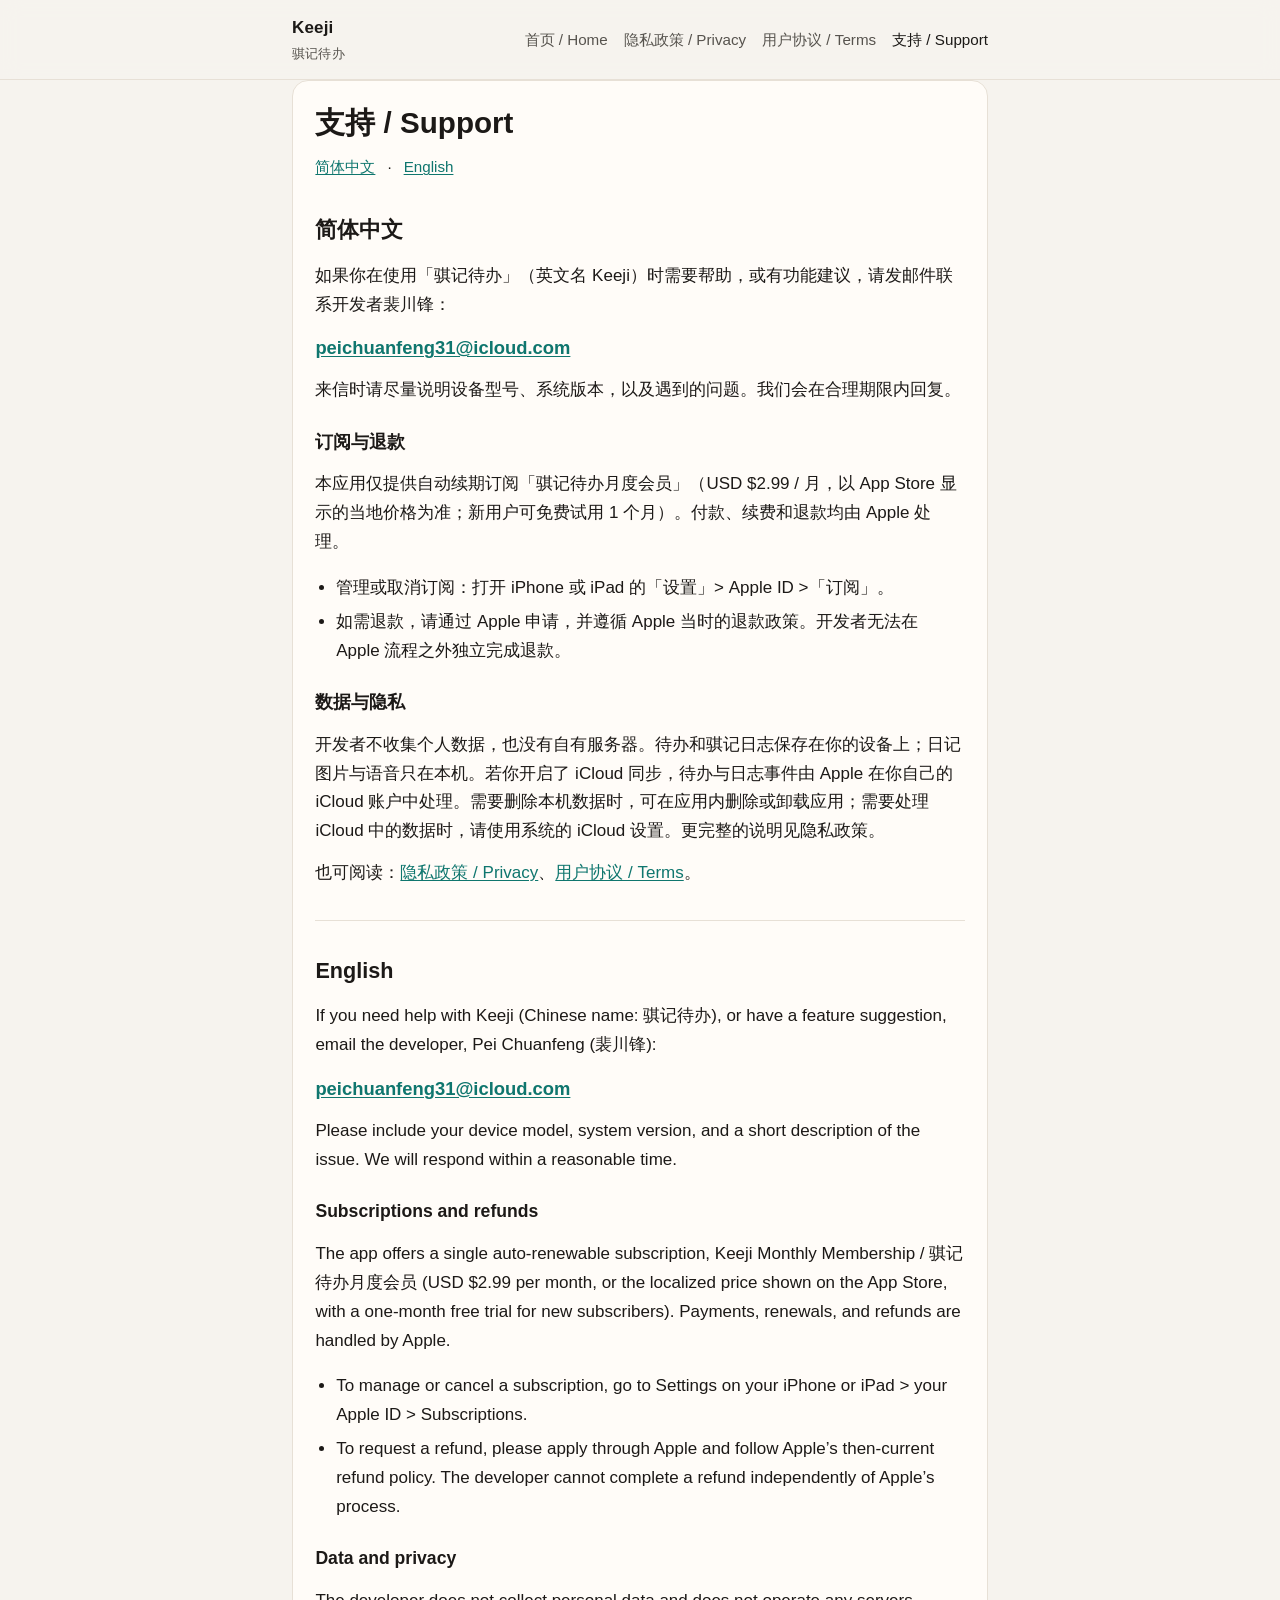
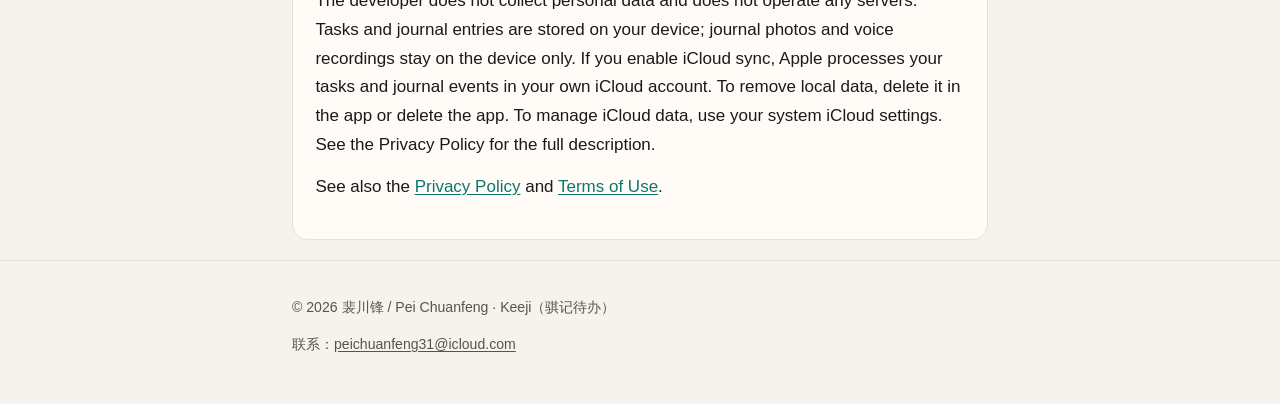
<file: support/index.html>
<!DOCTYPE html>
<html lang="zh-Hans">
<head>
  <meta charset="utf-8">
  <meta name="viewport" content="width=device-width, initial-scale=1">
  <meta name="description" content="骐记待办（Keeji）支持页面。联系邮箱 peichuanfeng31@icloud.com。">
  <title>支持 / Support · Keeji</title>
  <link rel="stylesheet" href="../styles.css">
</head>
<body>
  <header class="site">
    <div class="wrap">
      <a class="brand" href="../">Keeji<small>骐记待办</small></a>
      <nav class="site" aria-label="页面">
        <a href="../">首页 / Home</a>
        <a href="../privacy/">隐私政策 / Privacy</a>
        <a href="../terms/">用户协议 / Terms</a>
        <a href="../support/" aria-current="page">支持 / Support</a>
      </nav>
    </div>
  </header>
  <main class="wrap">
    
<article class="panel">
  <h1>支持 / Support</h1>
  <p class="lang-switch"><a href="#zh">简体中文</a> · <a href="#en">English</a></p>

  <h2 id="zh">简体中文</h2>
  <p>如果你在使用「骐记待办」（英文名 Keeji）时需要帮助，或有功能建议，请发邮件联系开发者裴川锋：</p>
  <p class="email"><a href="mailto:peichuanfeng31@icloud.com">peichuanfeng31@icloud.com</a></p>
  <p>来信时请尽量说明设备型号、系统版本，以及遇到的问题。我们会在合理期限内回复。</p>
  <h3>订阅与退款</h3>
  <p>本应用仅提供自动续期订阅「骐记待办月度会员」（USD $2.99 / 月，以 App Store 显示的当地价格为准；新用户可免费试用 1 个月）。付款、续费和退款均由 Apple 处理。</p>
  <ul>
    <li>管理或取消订阅：打开 iPhone 或 iPad 的「设置」&gt; Apple ID &gt;「订阅」。</li>
    <li>如需退款，请通过 Apple 申请，并遵循 Apple 当时的退款政策。开发者无法在 Apple 流程之外独立完成退款。</li>
  </ul>
  <h3>数据与隐私</h3>
  <p>开发者不收集个人数据，也没有自有服务器。待办和骐记日志保存在你的设备上；日记图片与语音只在本机。若你开启了 iCloud 同步，待办与日志事件由 Apple 在你自己的 iCloud 账户中处理。需要删除本机数据时，可在应用内删除或卸载应用；需要处理 iCloud 中的数据时，请使用系统的 iCloud 设置。更完整的说明见隐私政策。</p>
  <p>也可阅读：<a href="../privacy/">隐私政策 / Privacy</a>、<a href="../terms/">用户协议 / Terms</a>。</p>

  <hr>
  <h2 id="en">English</h2>
  <p>If you need help with Keeji (Chinese name: 骐记待办), or have a feature suggestion, email the developer, Pei Chuanfeng (裴川锋):</p>
  <p class="email"><a href="mailto:peichuanfeng31@icloud.com">peichuanfeng31@icloud.com</a></p>
  <p>Please include your device model, system version, and a short description of the issue. We will respond within a reasonable time.</p>
  <h3>Subscriptions and refunds</h3>
  <p>The app offers a single auto-renewable subscription, Keeji Monthly Membership / 骐记待办月度会员 (USD $2.99 per month, or the localized price shown on the App Store, with a one-month free trial for new subscribers). Payments, renewals, and refunds are handled by Apple.</p>
  <ul>
    <li>To manage or cancel a subscription, go to Settings on your iPhone or iPad &gt; your Apple ID &gt; Subscriptions.</li>
    <li>To request a refund, please apply through Apple and follow Apple’s then-current refund policy. The developer cannot complete a refund independently of Apple’s process.</li>
  </ul>
  <h3>Data and privacy</h3>
  <p>The developer does not collect personal data and does not operate any servers. Tasks and journal entries are stored on your device; journal photos and voice recordings stay on the device only. If you enable iCloud sync, Apple processes your tasks and journal events in your own iCloud account. To remove local data, delete it in the app or delete the app. To manage iCloud data, use your system iCloud settings. See the Privacy Policy for the full description.</p>
  <p>See also the <a href="../privacy/">Privacy Policy</a> and <a href="../terms/">Terms of Use</a>.</p>
</article>

  </main>
  <footer class="site">
    <div class="wrap">
      <p>© 2026 裴川锋 / Pei Chuanfeng · Keeji（骐记待办）</p>
      <p>联系：<a href="mailto:peichuanfeng31@icloud.com">peichuanfeng31@icloud.com</a></p>
    </div>
  </footer>
</body>
</html>
</file>
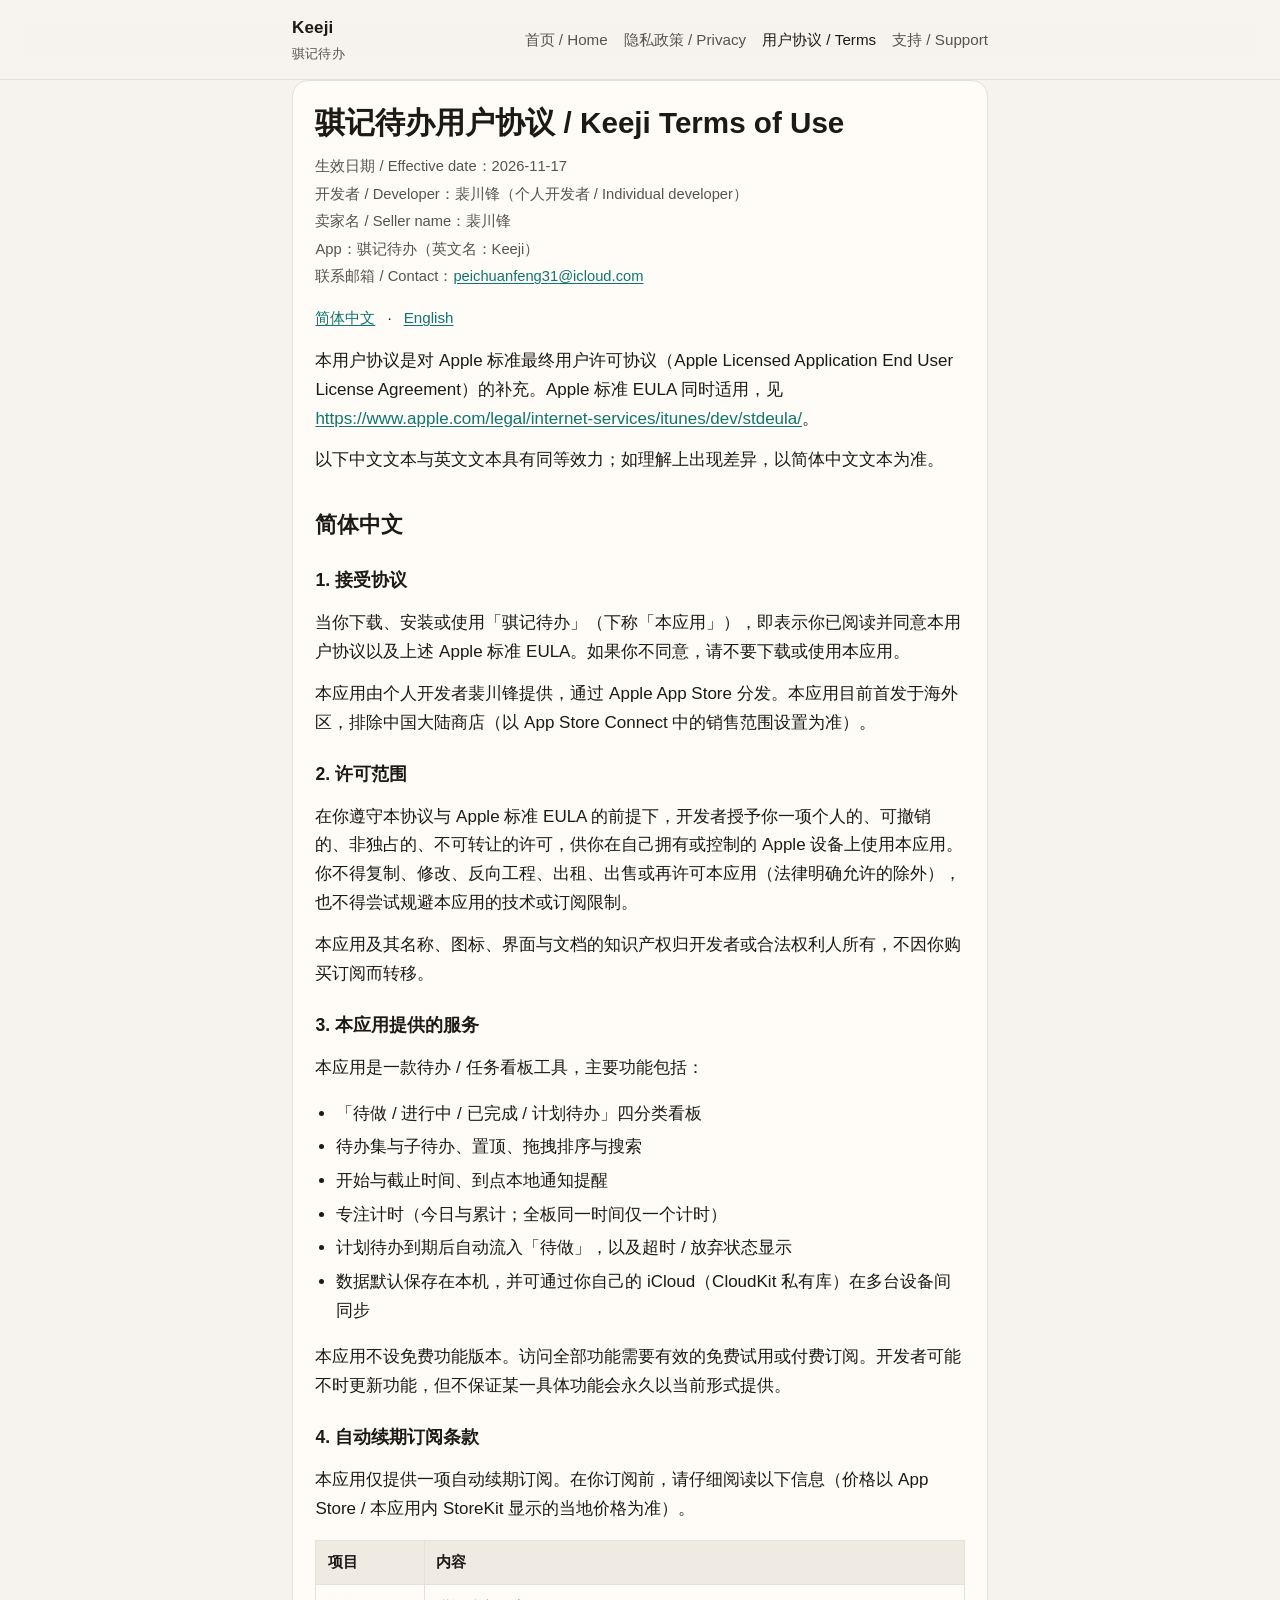
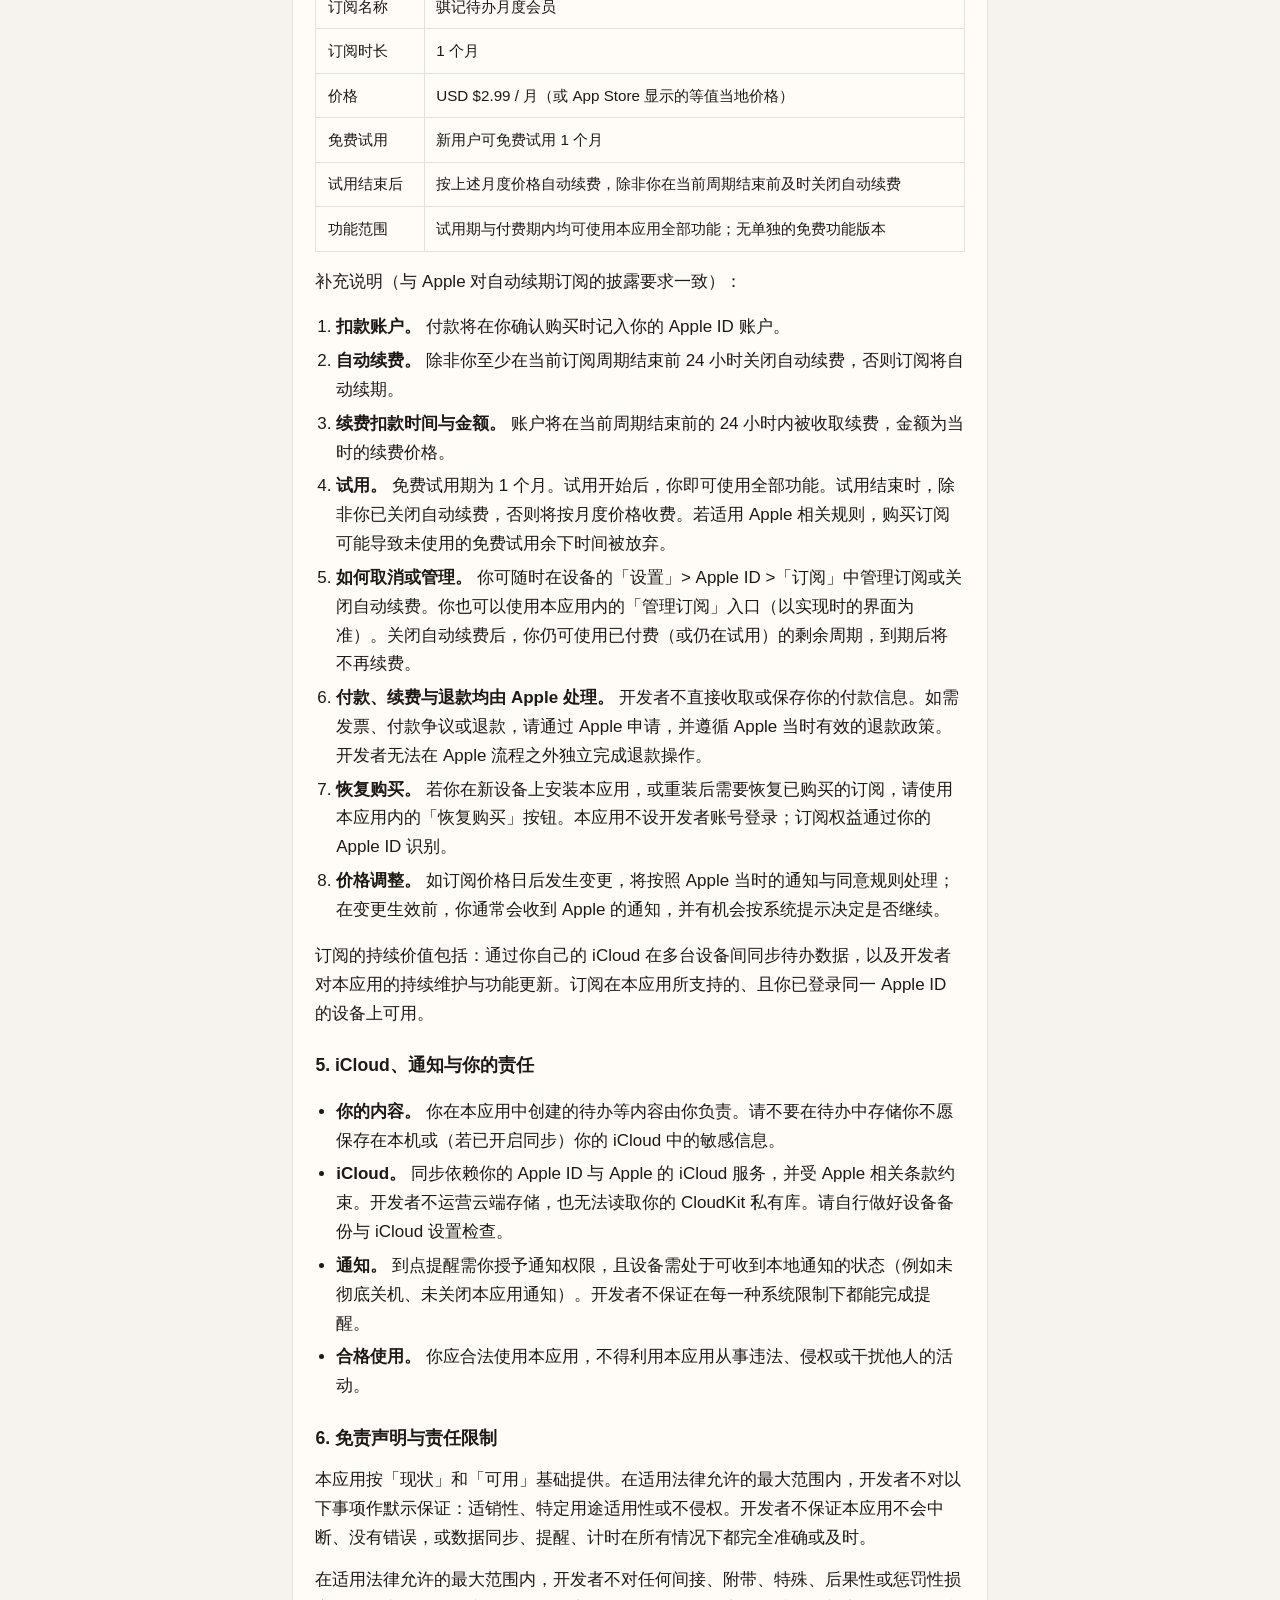
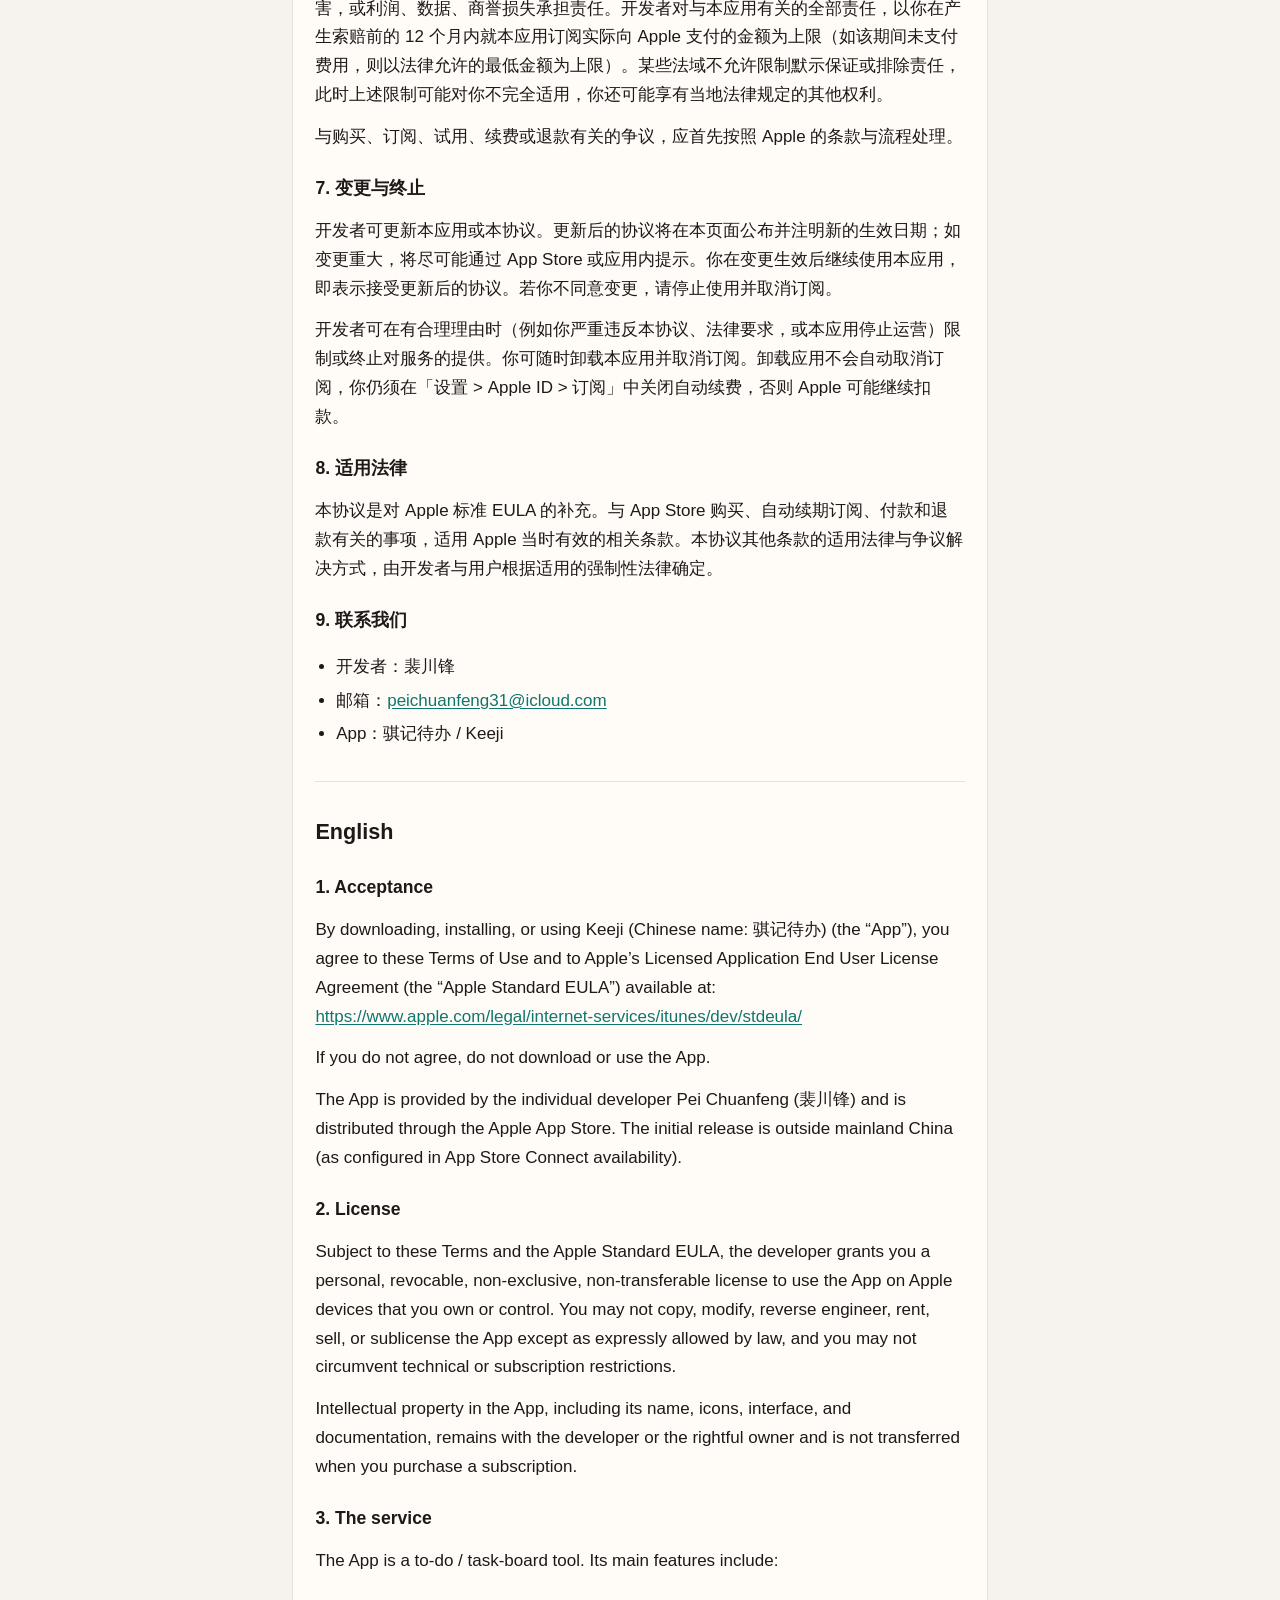
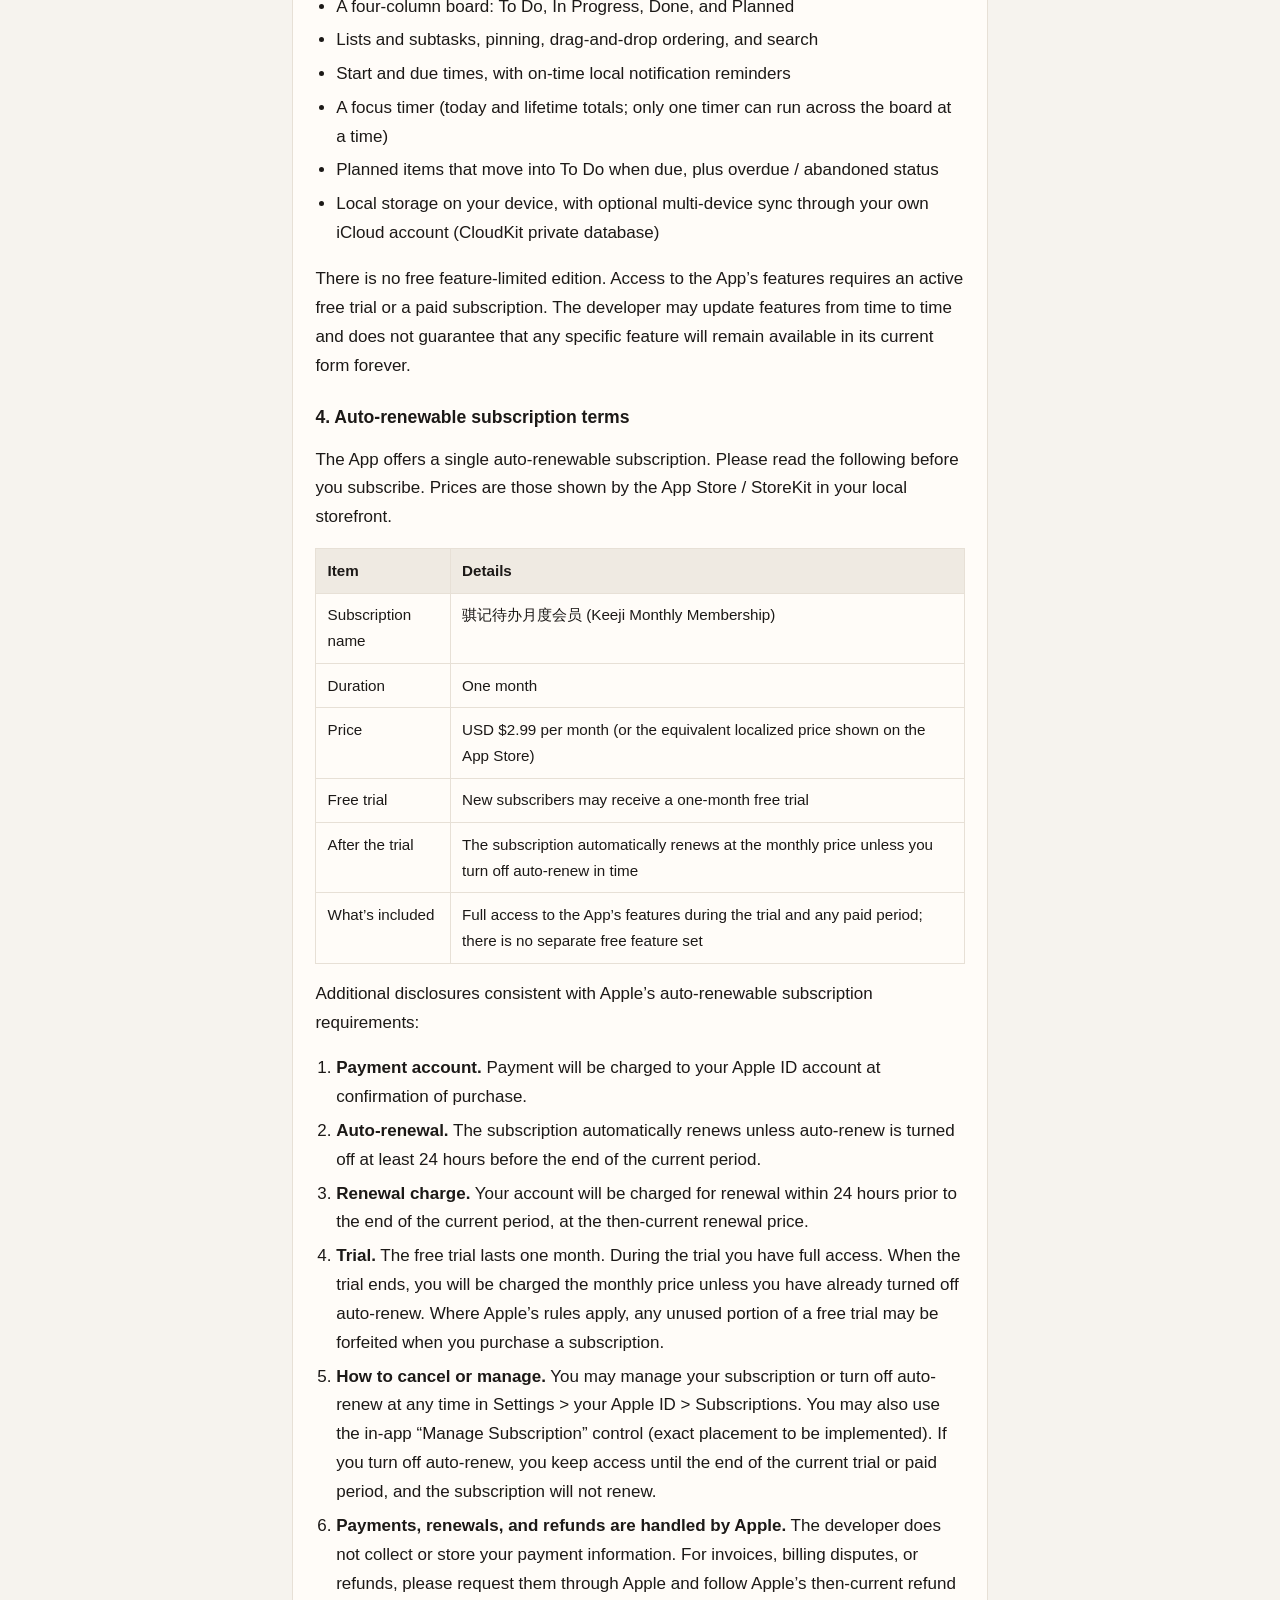
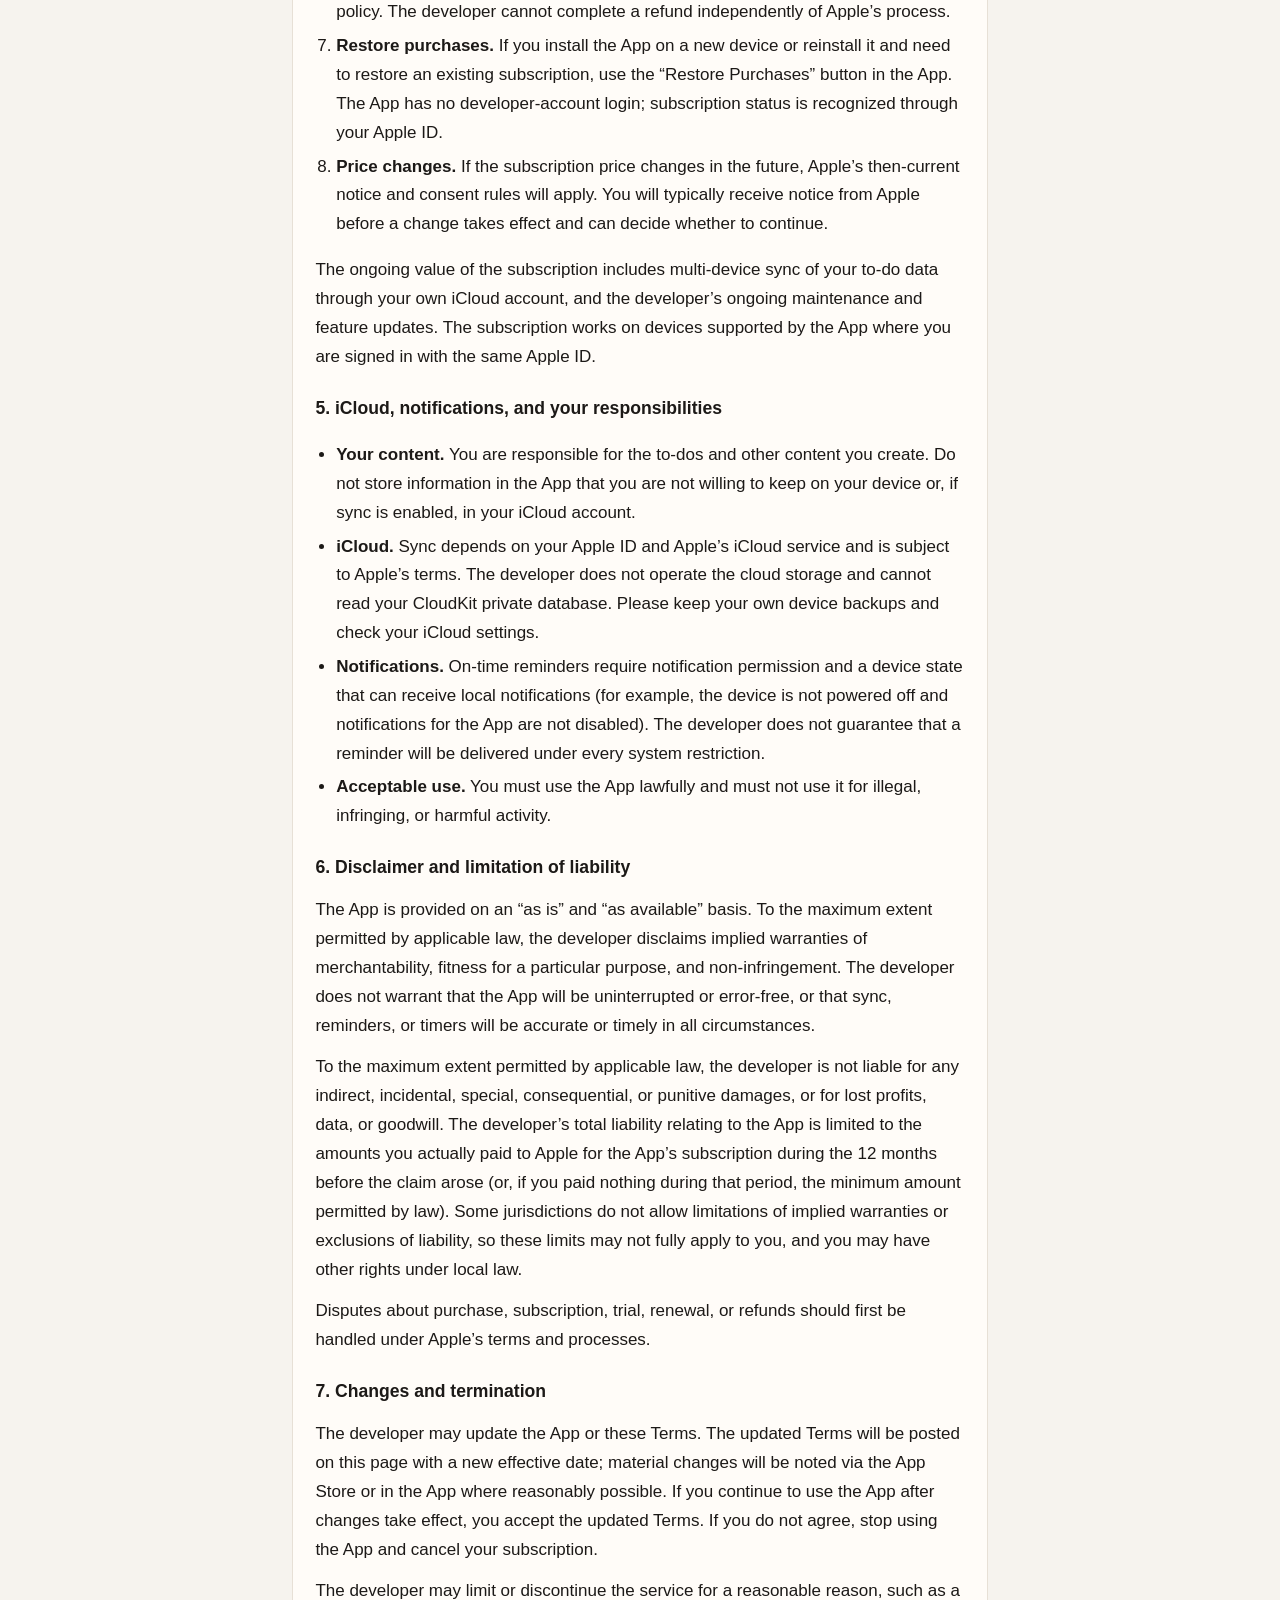
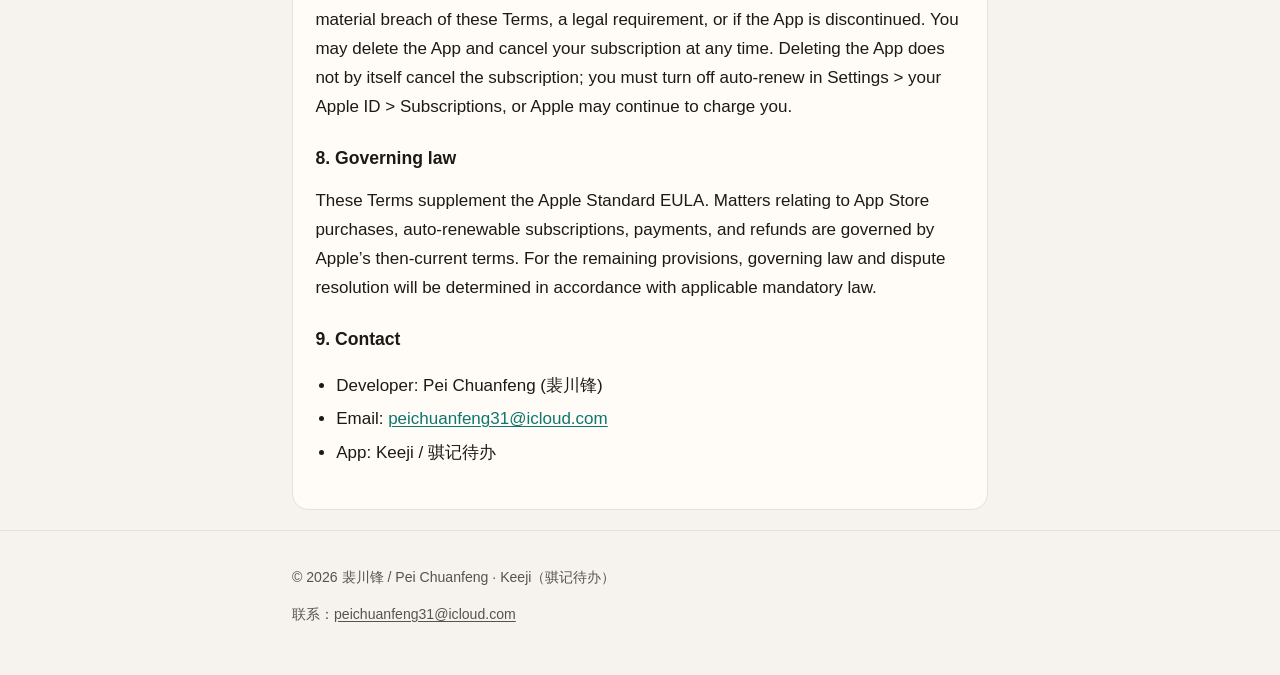
<file: terms/index.html>
<!DOCTYPE html>
<html lang="zh-Hans">
<head>
  <meta charset="utf-8">
  <meta name="viewport" content="width=device-width, initial-scale=1">
  <meta name="description" content="骐记待办（Keeji）用户协议，含自动续期订阅条款。">
  <title>用户协议 / Terms of Use · Keeji</title>
  <link rel="stylesheet" href="../styles.css">
</head>
<body>
  <header class="site">
    <div class="wrap">
      <a class="brand" href="../">Keeji<small>骐记待办</small></a>
      <nav class="site" aria-label="页面">
        <a href="../">首页 / Home</a>
        <a href="../privacy/">隐私政策 / Privacy</a>
        <a href="../terms/" aria-current="page">用户协议 / Terms</a>
        <a href="../support/">支持 / Support</a>
      </nav>
    </div>
  </header>
  <main class="wrap">
    
<article class="panel">
  <h1>骐记待办用户协议 / Keeji Terms of Use</h1>
  <div class="meta">
    <p>生效日期 / Effective date：2026-11-17</p>
    <p>开发者 / Developer：裴川锋（个人开发者 / Individual developer）</p>
    <p>卖家名 / Seller name：裴川锋</p>
    <p>App：骐记待办（英文名：Keeji）</p>
    <p>联系邮箱 / Contact：<a href="mailto:peichuanfeng31@icloud.com">peichuanfeng31@icloud.com</a></p>
  </div>
  <p class="lang-switch"><a href="#zh">简体中文</a> · <a href="#en">English</a></p>
  <p>本用户协议是对 Apple 标准最终用户许可协议（Apple Licensed Application End User License Agreement）的补充。Apple 标准 EULA 同时适用，见
  <a href="https://www.apple.com/legal/internet-services/itunes/dev/stdeula/">https://www.apple.com/legal/internet-services/itunes/dev/stdeula/</a>。</p>
  <p>以下中文文本与英文文本具有同等效力；如理解上出现差异，以简体中文文本为准。</p>
  <h2 id="zh">简体中文</h2>
<h3>1. 接受协议</h3>
<p>当你下载、安装或使用「骐记待办」（下称「本应用」），即表示你已阅读并同意本用户协议以及上述 Apple 标准 EULA。如果你不同意，请不要下载或使用本应用。</p>
<p>本应用由个人开发者裴川锋提供，通过 Apple App Store 分发。本应用目前首发于海外区，排除中国大陆商店（以 App Store Connect 中的销售范围设置为准）。</p>
<h3>2. 许可范围</h3>
<p>在你遵守本协议与 Apple 标准 EULA 的前提下，开发者授予你一项个人的、可撤销的、非独占的、不可转让的许可，供你在自己拥有或控制的 Apple 设备上使用本应用。你不得复制、修改、反向工程、出租、出售或再许可本应用（法律明确允许的除外），也不得尝试规避本应用的技术或订阅限制。</p>
<p>本应用及其名称、图标、界面与文档的知识产权归开发者或合法权利人所有，不因你购买订阅而转移。</p>
<h3>3. 本应用提供的服务</h3>
<p>本应用是一款待办 / 任务看板工具，主要功能包括：</p>
<ul><li>「待做 / 进行中 / 已完成 / 计划待办」四分类看板</li><li>待办集与子待办、置顶、拖拽排序与搜索</li><li>开始与截止时间、到点本地通知提醒</li><li>专注计时（今日与累计；全板同一时间仅一个计时）</li><li>计划待办到期后自动流入「待做」，以及超时 / 放弃状态显示</li><li>数据默认保存在本机，并可通过你自己的 iCloud（CloudKit 私有库）在多台设备间同步</li></ul>
<p>本应用不设免费功能版本。访问全部功能需要有效的免费试用或付费订阅。开发者可能不时更新功能，但不保证某一具体功能会永久以当前形式提供。</p>
<h3>4. 自动续期订阅条款</h3>
<p>本应用仅提供一项自动续期订阅。在你订阅前，请仔细阅读以下信息（价格以 App Store / 本应用内 StoreKit 显示的当地价格为准）。</p>
<div class="table-wrap"><table><thead><tr><th>项目</th><th>内容</th></tr></thead><tbody><tr><td>订阅名称</td><td>骐记待办月度会员</td></tr><tr><td>订阅时长</td><td>1 个月</td></tr><tr><td>价格</td><td>USD $2.99 / 月（或 App Store 显示的等值当地价格）</td></tr><tr><td>免费试用</td><td>新用户可免费试用 1 个月</td></tr><tr><td>试用结束后</td><td>按上述月度价格自动续费，除非你在当前周期结束前及时关闭自动续费</td></tr><tr><td>功能范围</td><td>试用期与付费期内均可使用本应用全部功能；无单独的免费功能版本</td></tr></tbody></table></div>
<p>补充说明（与 Apple 对自动续期订阅的披露要求一致）：</p>
<ol><li><strong>扣款账户。</strong> 付款将在你确认购买时记入你的 Apple ID 账户。</li><li><strong>自动续费。</strong> 除非你至少在当前订阅周期结束前 24 小时关闭自动续费，否则订阅将自动续期。</li><li><strong>续费扣款时间与金额。</strong> 账户将在当前周期结束前的 24 小时内被收取续费，金额为当时的续费价格。</li><li><strong>试用。</strong> 免费试用期为 1 个月。试用开始后，你即可使用全部功能。试用结束时，除非你已关闭自动续费，否则将按月度价格收费。若适用 Apple 相关规则，购买订阅可能导致未使用的免费试用余下时间被放弃。</li><li><strong>如何取消或管理。</strong> 你可随时在设备的「设置」> Apple ID >「订阅」中管理订阅或关闭自动续费。你也可以使用本应用内的「管理订阅」入口（以实现时的界面为准）。关闭自动续费后，你仍可使用已付费（或仍在试用）的剩余周期，到期后将不再续费。</li><li><strong>付款、续费与退款均由 Apple 处理。</strong> 开发者不直接收取或保存你的付款信息。如需发票、付款争议或退款，请通过 Apple 申请，并遵循 Apple 当时有效的退款政策。开发者无法在 Apple 流程之外独立完成退款操作。</li><li><strong>恢复购买。</strong> 若你在新设备上安装本应用，或重装后需要恢复已购买的订阅，请使用本应用内的「恢复购买」按钮。本应用不设开发者账号登录；订阅权益通过你的 Apple ID 识别。</li><li><strong>价格调整。</strong> 如订阅价格日后发生变更，将按照 Apple 当时的通知与同意规则处理；在变更生效前，你通常会收到 Apple 的通知，并有机会按系统提示决定是否继续。</li></ol>
<p>订阅的持续价值包括：通过你自己的 iCloud 在多台设备间同步待办数据，以及开发者对本应用的持续维护与功能更新。订阅在本应用所支持的、且你已登录同一 Apple ID 的设备上可用。</p>
<h3>5. iCloud、通知与你的责任</h3>
<ul><li><strong>你的内容。</strong> 你在本应用中创建的待办等内容由你负责。请不要在待办中存储你不愿保存在本机或（若已开启同步）你的 iCloud 中的敏感信息。</li><li><strong>iCloud。</strong> 同步依赖你的 Apple ID 与 Apple 的 iCloud 服务，并受 Apple 相关条款约束。开发者不运营云端存储，也无法读取你的 CloudKit 私有库。请自行做好设备备份与 iCloud 设置检查。</li><li><strong>通知。</strong> 到点提醒需你授予通知权限，且设备需处于可收到本地通知的状态（例如未彻底关机、未关闭本应用通知）。开发者不保证在每一种系统限制下都能完成提醒。</li><li><strong>合格使用。</strong> 你应合法使用本应用，不得利用本应用从事违法、侵权或干扰他人的活动。</li></ul>
<h3>6. 免责声明与责任限制</h3>
<p>本应用按「现状」和「可用」基础提供。在适用法律允许的最大范围内，开发者不对以下事项作默示保证：适销性、特定用途适用性或不侵权。开发者不保证本应用不会中断、没有错误，或数据同步、提醒、计时在所有情况下都完全准确或及时。</p>
<p>在适用法律允许的最大范围内，开发者不对任何间接、附带、特殊、后果性或惩罚性损害，或利润、数据、商誉损失承担责任。开发者对与本应用有关的全部责任，以你在产生索赔前的 12 个月内就本应用订阅实际向 Apple 支付的金额为上限（如该期间未支付费用，则以法律允许的最低金额为上限）。某些法域不允许限制默示保证或排除责任，此时上述限制可能对你不完全适用，你还可能享有当地法律规定的其他权利。</p>
<p>与购买、订阅、试用、续费或退款有关的争议，应首先按照 Apple 的条款与流程处理。</p>
<h3>7. 变更与终止</h3>
<p>开发者可更新本应用或本协议。更新后的协议将在本页面公布并注明新的生效日期；如变更重大，将尽可能通过 App Store 或应用内提示。你在变更生效后继续使用本应用，即表示接受更新后的协议。若你不同意变更，请停止使用并取消订阅。</p>
<p>开发者可在有合理理由时（例如你严重违反本协议、法律要求，或本应用停止运营）限制或终止对服务的提供。你可随时卸载本应用并取消订阅。卸载应用不会自动取消订阅，你仍须在「设置 > Apple ID > 订阅」中关闭自动续费，否则 Apple 可能继续扣款。</p>
<h3>8. 适用法律</h3>
<p>本协议是对 Apple 标准 EULA 的补充。与 App Store 购买、自动续期订阅、付款和退款有关的事项，适用 Apple 当时有效的相关条款。本协议其他条款的适用法律与争议解决方式，由开发者与用户根据适用的强制性法律确定。</p>
<h3>9. 联系我们</h3>
<ul><li>开发者：裴川锋</li><li>邮箱：<a href="mailto:peichuanfeng31@icloud.com">peichuanfeng31@icloud.com</a></li><li>App：骐记待办 / Keeji</li></ul>
<hr>
<h2 id="en">English</h2>
<h3>1. Acceptance</h3>
<p>By downloading, installing, or using Keeji (Chinese name: 骐记待办) (the “App”), you agree to these Terms of Use and to Apple’s Licensed Application End User License Agreement (the “Apple Standard EULA”) available at: <a href="https://www.apple.com/legal/internet-services/itunes/dev/stdeula/">https://www.apple.com/legal/internet-services/itunes/dev/stdeula/</a></p>
<p>If you do not agree, do not download or use the App.</p>
<p>The App is provided by the individual developer Pei Chuanfeng (裴川锋) and is distributed through the Apple App Store. The initial release is outside mainland China (as configured in App Store Connect availability).</p>
<h3>2. License</h3>
<p>Subject to these Terms and the Apple Standard EULA, the developer grants you a personal, revocable, non-exclusive, non-transferable license to use the App on Apple devices that you own or control. You may not copy, modify, reverse engineer, rent, sell, or sublicense the App except as expressly allowed by law, and you may not circumvent technical or subscription restrictions.</p>
<p>Intellectual property in the App, including its name, icons, interface, and documentation, remains with the developer or the rightful owner and is not transferred when you purchase a subscription.</p>
<h3>3. The service</h3>
<p>The App is a to-do / task-board tool. Its main features include:</p>
<ul><li>A four-column board: To Do, In Progress, Done, and Planned</li><li>Lists and subtasks, pinning, drag-and-drop ordering, and search</li><li>Start and due times, with on-time local notification reminders</li><li>A focus timer (today and lifetime totals; only one timer can run across the board at a time)</li><li>Planned items that move into To Do when due, plus overdue / abandoned status</li><li>Local storage on your device, with optional multi-device sync through your own iCloud account (CloudKit private database)</li></ul>
<p>There is no free feature-limited edition. Access to the App’s features requires an active free trial or a paid subscription. The developer may update features from time to time and does not guarantee that any specific feature will remain available in its current form forever.</p>
<h3>4. Auto-renewable subscription terms</h3>
<p>The App offers a single auto-renewable subscription. Please read the following before you subscribe. Prices are those shown by the App Store / StoreKit in your local storefront.</p>
<div class="table-wrap"><table><thead><tr><th>Item</th><th>Details</th></tr></thead><tbody><tr><td>Subscription name</td><td>骐记待办月度会员 (Keeji Monthly Membership)</td></tr><tr><td>Duration</td><td>One month</td></tr><tr><td>Price</td><td>USD $2.99 per month (or the equivalent localized price shown on the App Store)</td></tr><tr><td>Free trial</td><td>New subscribers may receive a one-month free trial</td></tr><tr><td>After the trial</td><td>The subscription automatically renews at the monthly price unless you turn off auto-renew in time</td></tr><tr><td>What’s included</td><td>Full access to the App’s features during the trial and any paid period; there is no separate free feature set</td></tr></tbody></table></div>
<p>Additional disclosures consistent with Apple’s auto-renewable subscription requirements:</p>
<ol><li><strong>Payment account.</strong> Payment will be charged to your Apple ID account at confirmation of purchase.</li><li><strong>Auto-renewal.</strong> The subscription automatically renews unless auto-renew is turned off at least 24 hours before the end of the current period.</li><li><strong>Renewal charge.</strong> Your account will be charged for renewal within 24 hours prior to the end of the current period, at the then-current renewal price.</li><li><strong>Trial.</strong> The free trial lasts one month. During the trial you have full access. When the trial ends, you will be charged the monthly price unless you have already turned off auto-renew. Where Apple’s rules apply, any unused portion of a free trial may be forfeited when you purchase a subscription.</li><li><strong>How to cancel or manage.</strong> You may manage your subscription or turn off auto-renew at any time in Settings > your Apple ID > Subscriptions. You may also use the in-app “Manage Subscription” control (exact placement to be implemented). If you turn off auto-renew, you keep access until the end of the current trial or paid period, and the subscription will not renew.</li><li><strong>Payments, renewals, and refunds are handled by Apple.</strong> The developer does not collect or store your payment information. For invoices, billing disputes, or refunds, please request them through Apple and follow Apple’s then-current refund policy. The developer cannot complete a refund independently of Apple’s process.</li><li><strong>Restore purchases.</strong> If you install the App on a new device or reinstall it and need to restore an existing subscription, use the “Restore Purchases” button in the App. The App has no developer-account login; subscription status is recognized through your Apple ID.</li><li><strong>Price changes.</strong> If the subscription price changes in the future, Apple’s then-current notice and consent rules will apply. You will typically receive notice from Apple before a change takes effect and can decide whether to continue.</li></ol>
<p>The ongoing value of the subscription includes multi-device sync of your to-do data through your own iCloud account, and the developer’s ongoing maintenance and feature updates. The subscription works on devices supported by the App where you are signed in with the same Apple ID.</p>
<h3>5. iCloud, notifications, and your responsibilities</h3>
<ul><li><strong>Your content.</strong> You are responsible for the to-dos and other content you create. Do not store information in the App that you are not willing to keep on your device or, if sync is enabled, in your iCloud account.</li><li><strong>iCloud.</strong> Sync depends on your Apple ID and Apple’s iCloud service and is subject to Apple’s terms. The developer does not operate the cloud storage and cannot read your CloudKit private database. Please keep your own device backups and check your iCloud settings.</li><li><strong>Notifications.</strong> On-time reminders require notification permission and a device state that can receive local notifications (for example, the device is not powered off and notifications for the App are not disabled). The developer does not guarantee that a reminder will be delivered under every system restriction.</li><li><strong>Acceptable use.</strong> You must use the App lawfully and must not use it for illegal, infringing, or harmful activity.</li></ul>
<h3>6. Disclaimer and limitation of liability</h3>
<p>The App is provided on an “as is” and “as available” basis. To the maximum extent permitted by applicable law, the developer disclaims implied warranties of merchantability, fitness for a particular purpose, and non-infringement. The developer does not warrant that the App will be uninterrupted or error-free, or that sync, reminders, or timers will be accurate or timely in all circumstances.</p>
<p>To the maximum extent permitted by applicable law, the developer is not liable for any indirect, incidental, special, consequential, or punitive damages, or for lost profits, data, or goodwill. The developer’s total liability relating to the App is limited to the amounts you actually paid to Apple for the App’s subscription during the 12 months before the claim arose (or, if you paid nothing during that period, the minimum amount permitted by law). Some jurisdictions do not allow limitations of implied warranties or exclusions of liability, so these limits may not fully apply to you, and you may have other rights under local law.</p>
<p>Disputes about purchase, subscription, trial, renewal, or refunds should first be handled under Apple’s terms and processes.</p>
<h3>7. Changes and termination</h3>
<p>The developer may update the App or these Terms. The updated Terms will be posted on this page with a new effective date; material changes will be noted via the App Store or in the App where reasonably possible. If you continue to use the App after changes take effect, you accept the updated Terms. If you do not agree, stop using the App and cancel your subscription.</p>
<p>The developer may limit or discontinue the service for a reasonable reason, such as a material breach of these Terms, a legal requirement, or if the App is discontinued. You may delete the App and cancel your subscription at any time. Deleting the App does not by itself cancel the subscription; you must turn off auto-renew in Settings > your Apple ID > Subscriptions, or Apple may continue to charge you.</p>
<h3>8. Governing law</h3>
<p>These Terms supplement the Apple Standard EULA. Matters relating to App Store purchases, auto-renewable subscriptions, payments, and refunds are governed by Apple’s then-current terms. For the remaining provisions, governing law and dispute resolution will be determined in accordance with applicable mandatory law.</p>
<h3>9. Contact</h3>
<ul><li>Developer: Pei Chuanfeng (裴川锋)</li><li>Email: <a href="mailto:peichuanfeng31@icloud.com">peichuanfeng31@icloud.com</a></li><li>App: Keeji / 骐记待办</li></ul>
</article>

  </main>
  <footer class="site">
    <div class="wrap">
      <p>© 2026 裴川锋 / Pei Chuanfeng · Keeji（骐记待办）</p>
      <p>联系：<a href="mailto:peichuanfeng31@icloud.com">peichuanfeng31@icloud.com</a></p>
    </div>
  </footer>
</body>
</html>
</file>
<file: styles.css>
/* Keeji public pages — GitHub Pages */
:root {
  --bg: #f6f3ee;
  --fg: #1c1917;
  --muted: #57534e;
  --card: #fffcf8;
  --line: #e7e0d6;
  --accent: #0f766e;
  --accent-hover: #115e59;
  --link: #0f766e;
  --radius: 16px;
  --max: 46rem;
}
* { box-sizing: border-box; }
html { scroll-behavior: smooth; }
body {
  margin: 0;
  font-family: -apple-system, BlinkMacSystemFont, "Segoe UI", "PingFang SC", "Hiragino Sans GB", "Noto Sans SC", "Source Han Sans SC", "Microsoft YaHei", sans-serif;
  color: var(--fg);
  background: var(--bg);
  line-height: 1.7;
  font-size: 17px;
}
a { color: var(--link); text-underline-offset: 2px; }
a:hover { color: var(--accent-hover); }
.wrap { max-width: var(--max); margin: 0 auto; padding: 0 1.25rem; }
header.site {
  border-bottom: 1px solid var(--line);
  background: rgba(246, 243, 238, 0.92);
  backdrop-filter: blur(10px);
  position: sticky;
  top: 0;
  z-index: 10;
}
header.site .wrap {
  display: flex;
  flex-wrap: wrap;
  align-items: center;
  justify-content: space-between;
  gap: 0.75rem 1.25rem;
  padding-top: 0.9rem;
  padding-bottom: 0.9rem;
}
.brand {
  color: inherit;
  text-decoration: none;
  font-weight: 700;
  letter-spacing: 0.01em;
}
.brand small { display: block; font-weight: 500; color: var(--muted); font-size: 0.8rem; }
nav.site { display: flex; flex-wrap: wrap; gap: 0.35rem 1rem; }
nav.site a {
  color: var(--muted);
  text-decoration: none;
  font-size: 0.95rem;
  padding: 0.25rem 0;
}
nav.site a[aria-current="page"],
nav.site a:hover { color: var(--fg); }
main { padding: 2rem 0 3rem; }
.hero, .panel {
  background: var(--card);
  border: 1px solid var(--line);
  border-radius: var(--radius);
  padding: 1.5rem 1.4rem;
  margin-bottom: 1.25rem;
}
h1 { font-size: 1.85rem; line-height: 1.25; margin: 0 0 0.75rem; }
h2 { font-size: 1.35rem; margin: 2rem 0 0.8rem; }
h3 { font-size: 1.1rem; margin: 1.4rem 0 0.5rem; }
p { margin: 0.8rem 0; }
.lead { font-size: 1.05rem; color: var(--muted); }
.meta { color: var(--muted); font-size: 0.92rem; margin: 0 0 1rem; }
.meta p { margin: 0.15rem 0; }
.lang-switch { display: flex; gap: 0.75rem; margin: 0 0 1rem; font-size: 0.95rem; }
hr { border: 0; border-top: 1px solid var(--line); margin: 2rem 0; }
ul, ol { padding-left: 1.3rem; }
li { margin: 0.3rem 0; }
.table-wrap { overflow-x: auto; margin: 1rem 0; }
table {
  width: 100%;
  border-collapse: collapse;
  font-size: 0.95rem;
  margin: 0;
}
th, td {
  border: 1px solid var(--line);
  padding: 0.55rem 0.7rem;
  text-align: left;
  vertical-align: top;
  background: var(--card);
}
th { background: #efeae2; }
.email {
  font-weight: 650;
  font-size: 1.15rem;
  word-break: break-all;
}
.actions { display: flex; flex-wrap: wrap; gap: 0.6rem; margin-top: 1.1rem; }
.btn {
  display: inline-block;
  background: var(--accent);
  color: #fff !important;
  text-decoration: none;
  padding: 0.7rem 1rem;
  border-radius: 999px;
  font-weight: 600;
}
.btn.secondary { background: transparent; color: var(--fg) !important; border: 1px solid var(--line); }
.btn:hover { background: var(--accent-hover); }
.btn.secondary:hover { background: #efeae2; }
footer.site {
  border-top: 1px solid var(--line);
  color: var(--muted);
  font-size: 0.88rem;
  padding: 1.4rem 0 2.2rem;
}
footer.site a { color: inherit; }
@media (max-width: 640px) {
  body { font-size: 16px; }
  h1 { font-size: 1.6rem; }
  .hero, .panel { padding: 1.2rem 1rem; }
}
</file>
